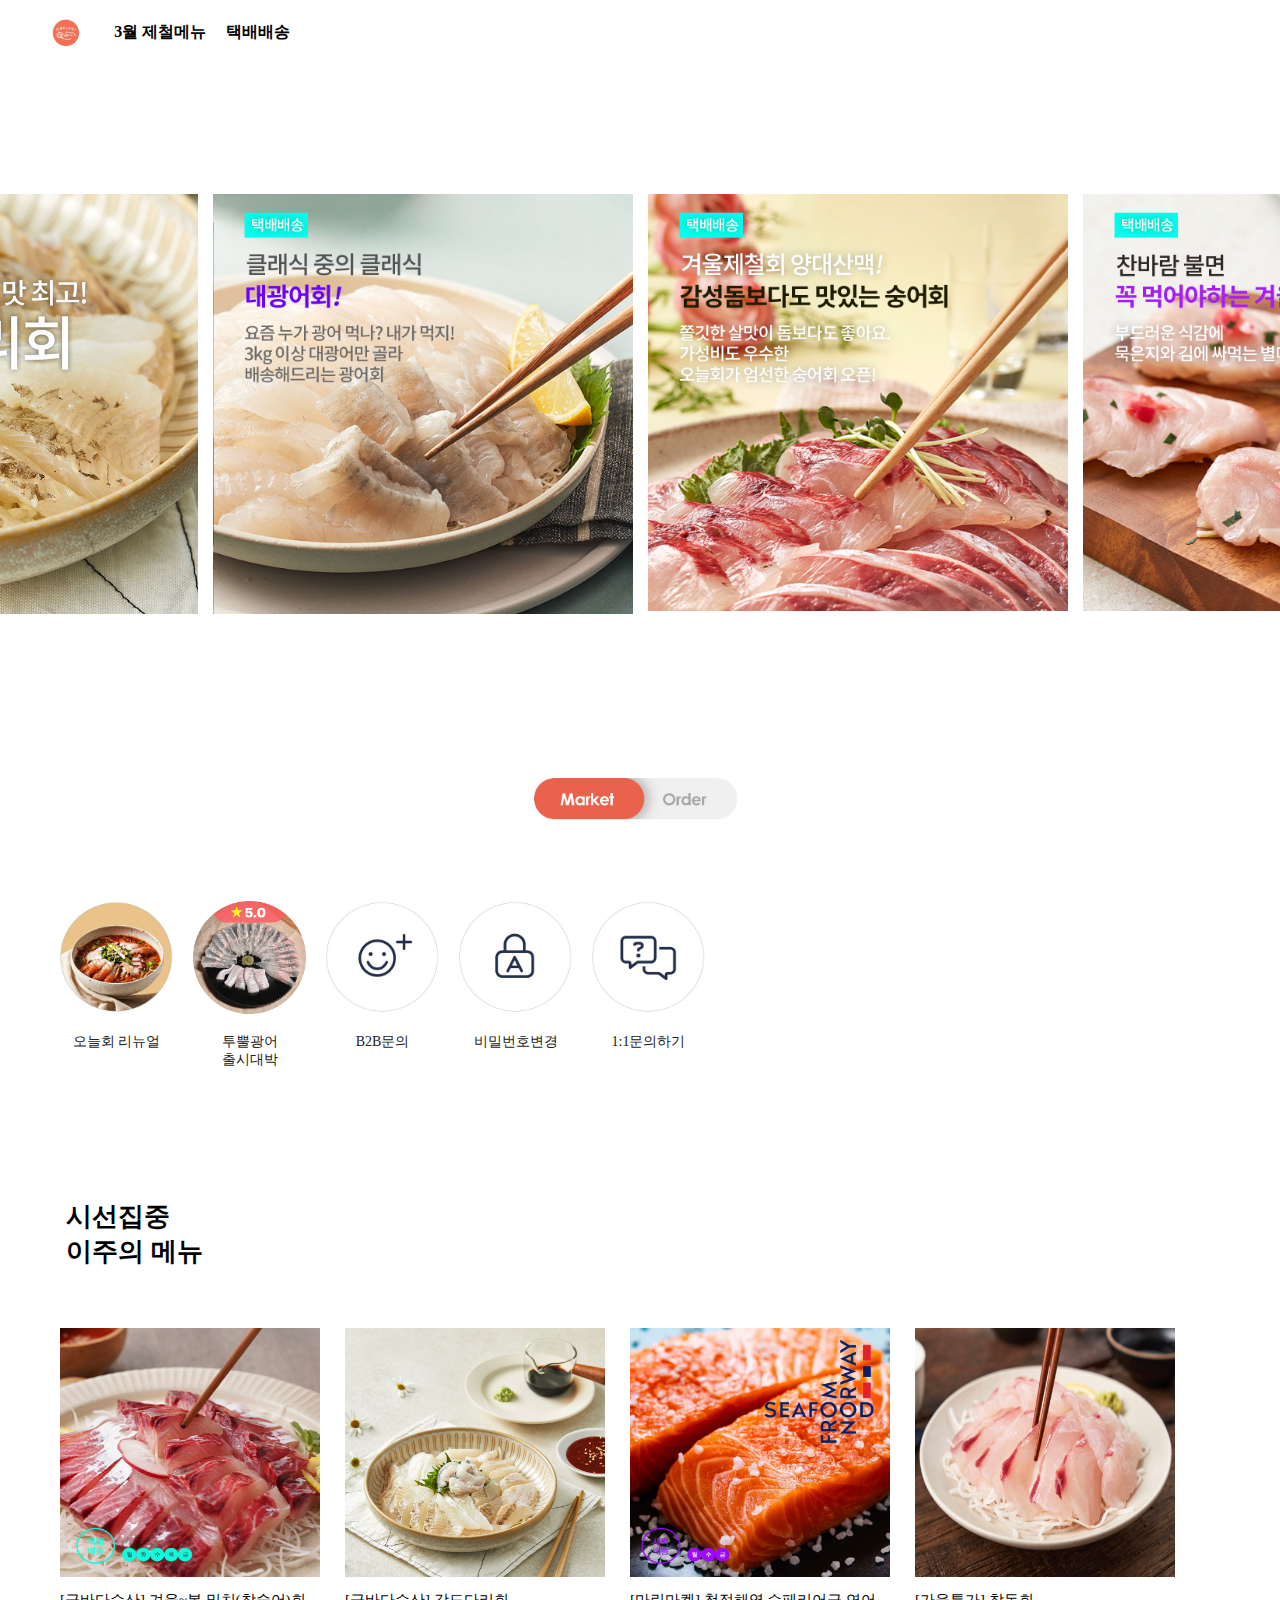
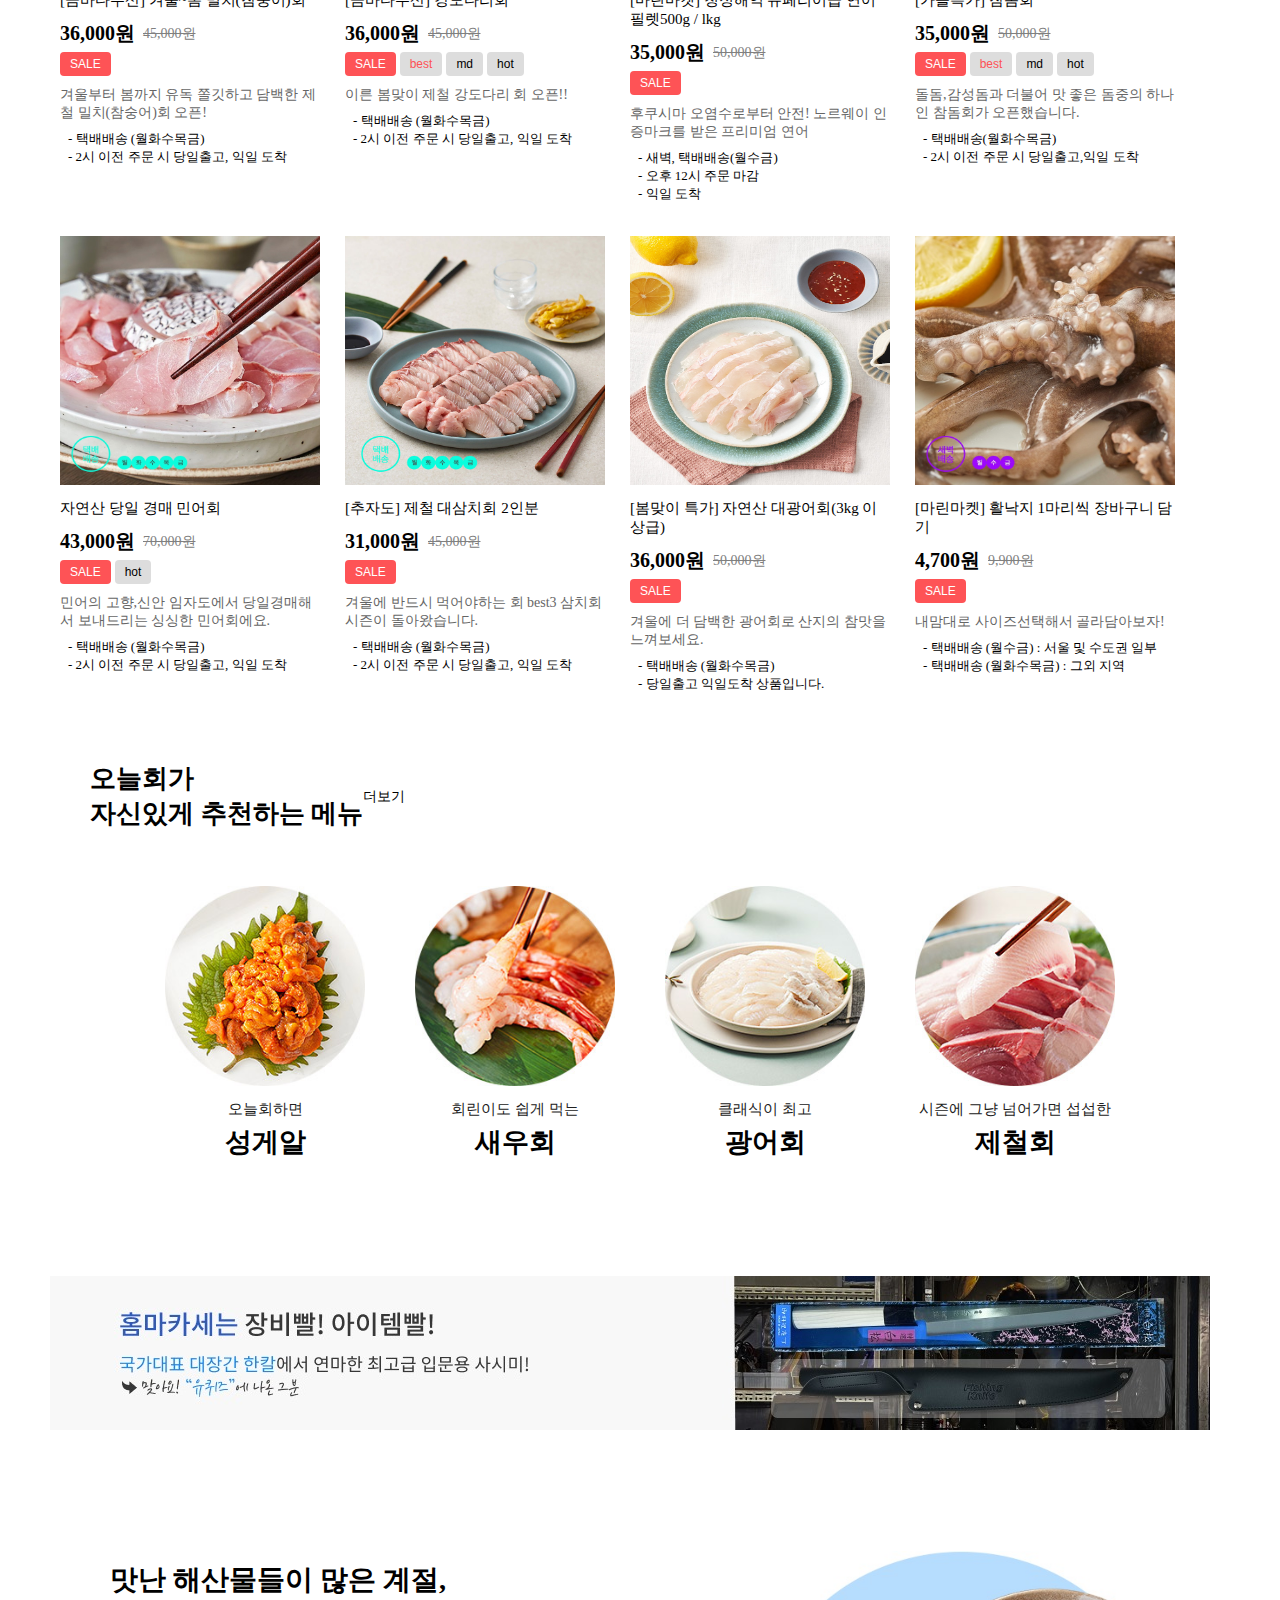
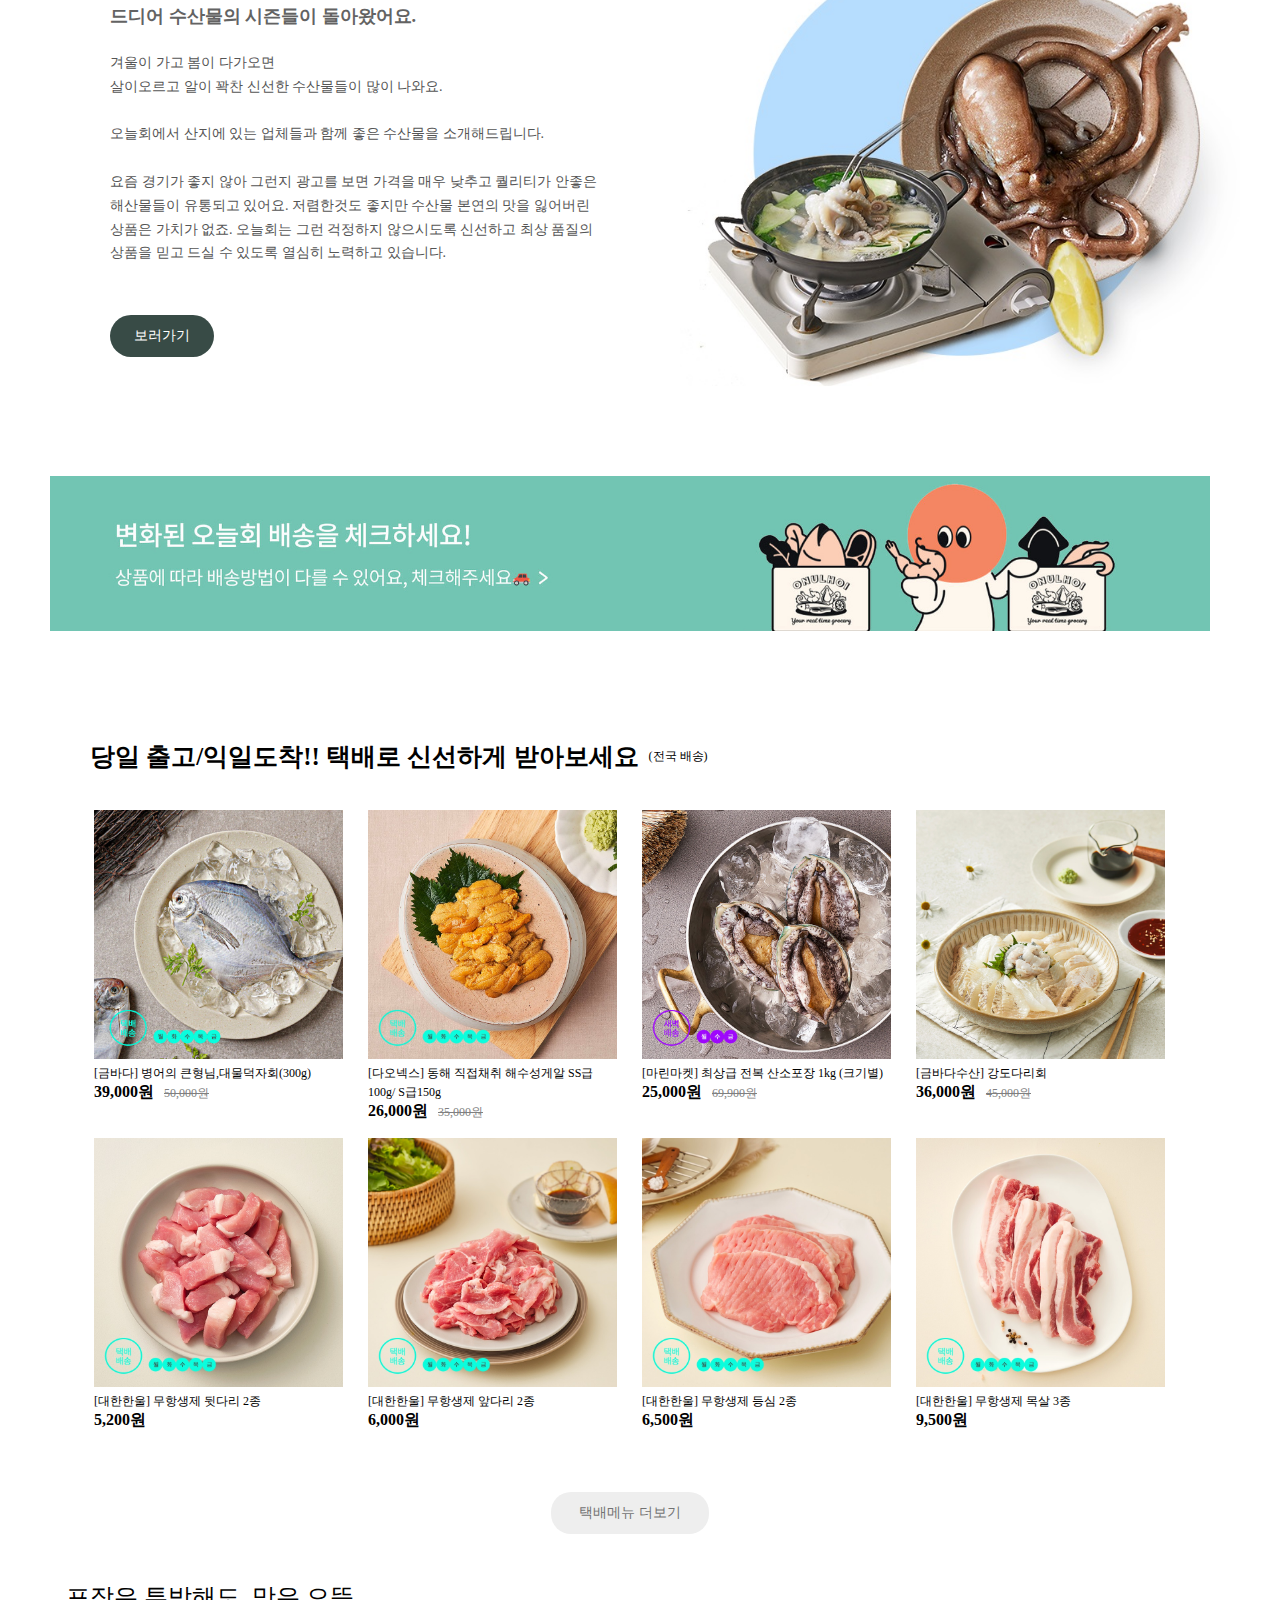
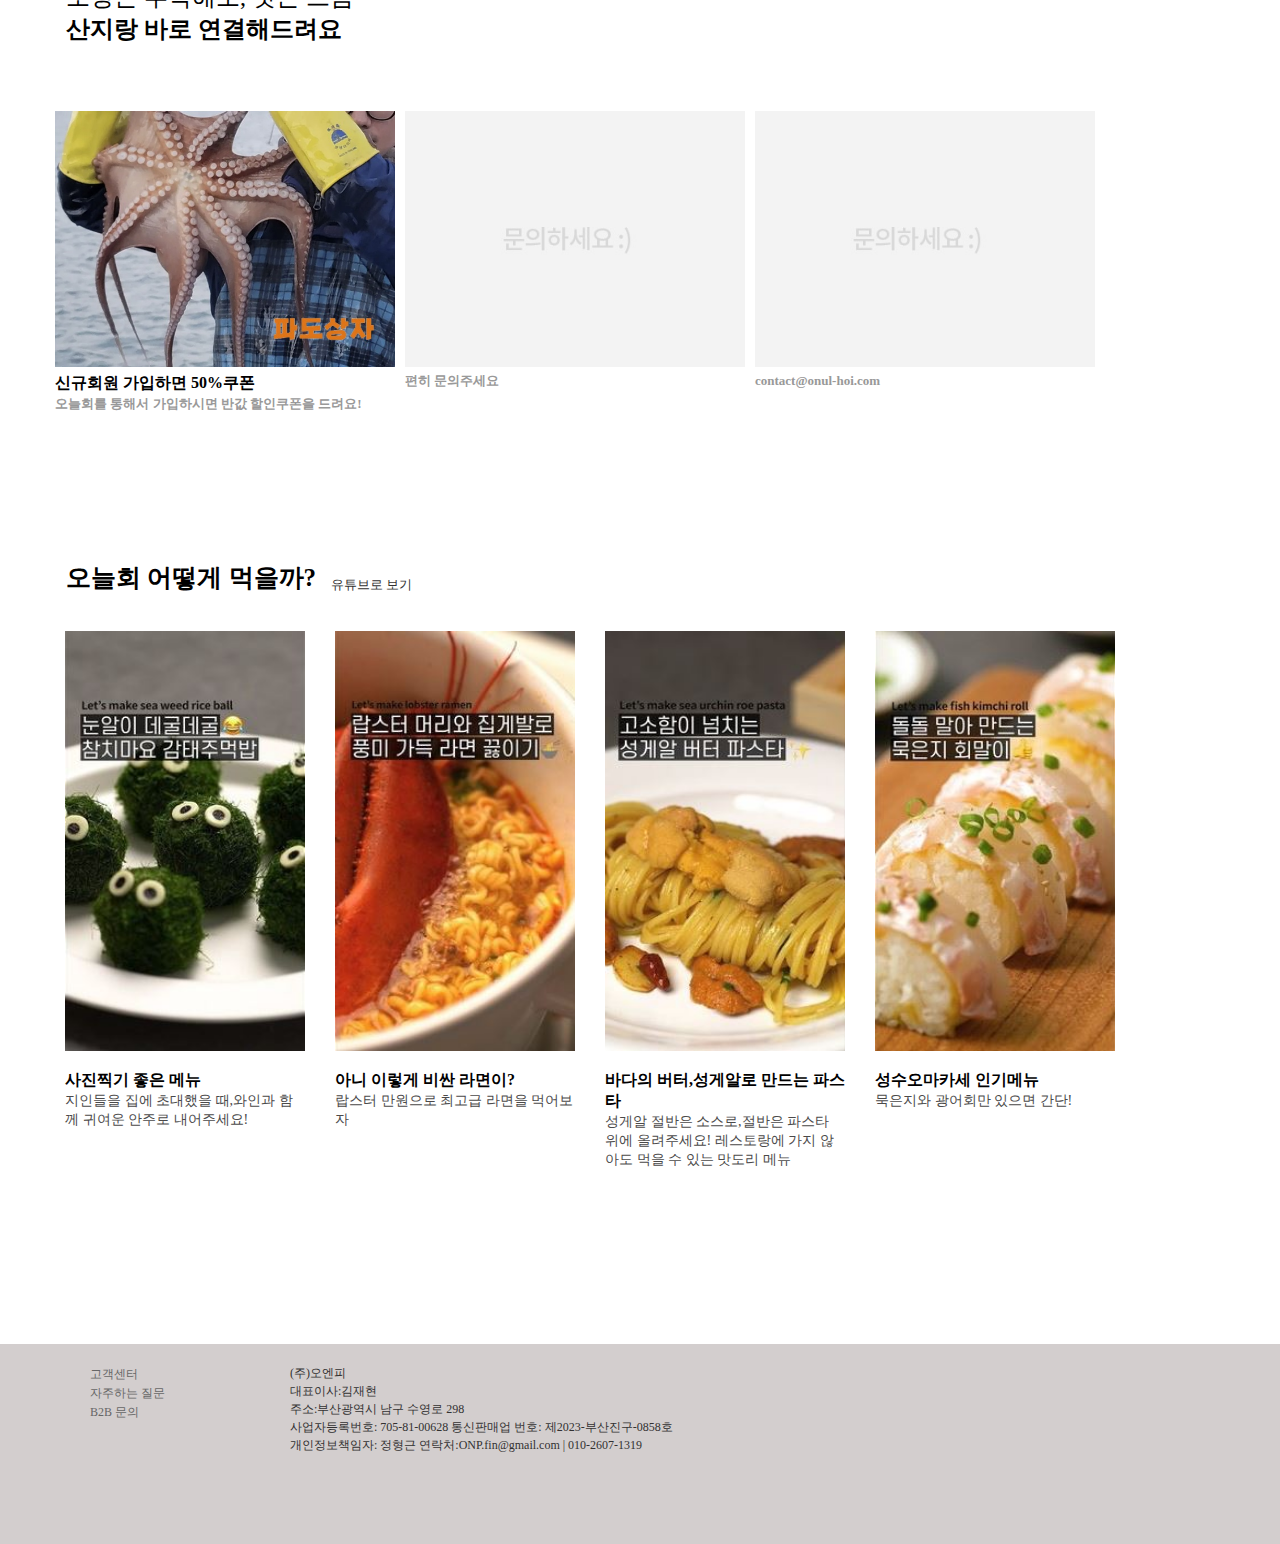
<file: index.html>
<!DOCTYPE html>
<html lang="en">

<head>
    <meta charset="UTF-8">
    <meta name="viewport" content="width=device-width, initial-scale=1.0">
    <title>Document</title>
    <link href="css/reset.css" rel="stylesheet">
    <link href="css/common.css" rel="stylesheet">
    <link href="css/main.css" rel="stylesheet">
</head>

<body>

    <header>
        <div class="ex2">
            <div class="logo">
                <img src="img/logo.jpg" alt="logo">
            </div>

            <nav>
                <ul>
                    <li><a href="#">3월 제철메뉴</a></li>
                    <li><a href="#">택배배송</a></li>
                </ul>
            </nav>
        </div>
    </header>


    <div id="slider">
        <div class="ex">
            <div class="iconbox">
                <a href="sub.html"><img src="img/1.jpg" alt="img1"></a>
            </div>

            <div class="iconbox">
                <a href="sub.html"><img src="img/2.jpg" alt="img2"></a>
            </div>

            <div class="iconbox">
                <a href="sub.html"><img src="img/3.jpg" alt="img3"></a>
            </div>

            <div class="iconbox">
                <a href="sub.html"><img src="img/4.jpg" alt="img4"></a>
            </div>
        </div>
    </div>

    <section>
        <div id="market">
            <img src="img/31.jpg" alt="market">
        </div>

        <div id="menu">
            <div class="menubox">
                <a href="#"><img src="img/5.jpg" alt="img5"></a>
                <span><a herf="#">오늘회 리뉴얼</a></span>
            </div>

            <div class="menubox">
                <a href="#"><img src="img/6.jpg" alt="img6"></a>
                <span><a herf="#">투뿔광어<br> 출시대박</a></span>
            </div>

            <div class="menubox">
                <a href="#"><img src="img/7.jpg" alt="img7"></a>
                <span><a herf="#">B2B문의</a></span>
            </div>

            <div class="menubox">
                <a href="#"><img src="img/8.jpg" alt="img8"></a>
                <span><a herf="#">비밀번호변경</a></span>
            </div>

            <div class="menubox">
                <a href="#"><img src="img/9.jpg" alt="img9"></a>
                <span><a herf="#">1:1문의하기</a></span>
            </div>
        </div>

        <div id="seasontitle">
            <h3>시선집중 <br> 이주의 메뉴</h3>
        </div>

        <div id="season">

            <div class="seasonbox">
                <a href="sub.html"><img src="img/10.jpg" alt="img10"></a>
                <p><a href="#">[금바다수산] 겨울~봄 밀치(참숭어)회</a></p>
                <div class="price-box">
                    <h4><a href="#">36,000원</a></h4>
                    <span><a href="#">45,000원</a></span>
                </div>
                <button class="sale">SALE</button>
                <span><a href="sub.html">겨울부터 봄까지 유독 쫄깃하고 담백한 제철 밀치(참숭어)회 오픈!</a></span>
                <ul>
                    <li>- 택배배송 (월화수목금)</li>
                    <li>- 2시 이전 주문 시 당일출고, 익일 도착</li>
                </ul>
            </div>

            <div class="seasonbox">
                <a href="sub.html"><img src="img/11.jpg" alt="img11"></a>
                <p><a href="#">[금바다수산] 강도다리회</a></p>
                <div class="price-box">
                    <h4><a href="#">36,000원</a></h4>
                    <span><a href="#">45,000원</a></span>
                </div>
                <button class="sale">SALE</button>
                <button class="best">best</button>
                <button class="md">md</button>
                <button class="hot">hot</button>

                <span><a href="sub.html">이른 봄맞이 제철 강도다리 회 오픈!!</a></span>
                <ul>
                    <li>- 택배배송 (월화수목금)</li>
                    <li>- 2시 이전 주문 시 당일출고, 익일 도착</li>
                </ul>
            </div>

            <div class="seasonbox">
                <a href="sub.html"><img src="img/12.jpg" alt="img12"></a>
                <p><a href="#">[마린마켓] 청정해역 슈페리어급 연어필렛500g / lkg</a></p>
                <div class="price-box">
                    <h4><a href="#">35,000원</a></h4>
                    <span><a href="#">50,000원</a></span>
                </div>
                <button class="sale">SALE</button>
                <span><a href="sub.html">후쿠시마 오염수로부터 안전! 노르웨이 인증마크를 받은 프리미엄 연어</a></span>
                <ul>
                    <li>- 새벽, 택배배송(월수금)</li>
                    <li>- 오후 12시 주문 마감</li>
                    <li>- 익일 도착</li>
                </ul>
            </div>

            <div class="seasonbox">
                <a href="sub.html"><img src="img/13.jpg" alt="img13"></a>
                <p><a href="#">[가을특가] 참돔회</a></p>
                <div class="price-box">
                    <h4><a href="#">35,000원</a></h4>
                    <span><a href="#">50,000원</a></span>
                </div>
                <button class="sale">SALE</button>
                <button class="best">best</button>
                <button class="md">md</button>
                <button class="hot">hot</button>
                <span><a href="#">돌돔,감성돔과 더불어 맛 좋은 돔중의 하나인 참돔회가 오픈했습니다.</a></span>
                <ul>
                    <li>- 택배배송(월화수목금)</li>
                    <li>- 2시 이전 주문 시 당일출고,익일 도착</li>
                </ul>
            </div>

            <div class="seasonbox">
                <a href="sub.html"><img src="img/32.jpg" alt="img32"></a>
                <p><a href="#">자연산 당일 경매 민어회</a></p>
                <div class="price-box">
                    <h4><a href="#">43,000원</a></h4>
                    <span><a href="#">70,000원</a></span>
                </div>
                <button class="sale">SALE</a></button>
                <button class="hot">hot</button>
                <span><a href="#">민어의 고향,신안 임자도에서 당일경매해서 보내드리는 싱싱한 민어회에요.</a></span>
                <ul>
                    <li>- 택배배송 (월화수목금)</li>
                    <li>- 2시 이전 주문 시 당일출고, 익일 도착</li>
                </ul>
            </div>

            <div class="seasonbox">
                <a href="sub.html"><img src="img/33.jpg" alt="img33"></a>
                <p><a href="#">[추자도] 제철 대삼치회 2인분</a></p>
                <div class="price-box">
                    <h4><a href="#">31,000원</a></h4>
                    <span><a href="#">45,000원</a></span>
                </div>
                <button class="sale">SALE</button>
                <span><a href="#">겨울에 반드시 먹어야하는 회 best3 삼치회 시즌이 돌아왔습니다.</a></span>
                <ul>
                    <li>- 택배배송 (월화수목금)</li>
                    <li>- 2시 이전 주문 시 당일출고, 익일 도착</li>
                </ul>
            </div>

            <div class="seasonbox">
                <a href="sub.html"><img src="img/34.jpg" alt="img34"></a>
                <p><a href="#">[봄맞이 특가] 자연산 대광어회(3kg 이상급)</a></p>
                <div class="price-box">
                    <h4><a href="#">36,000원</a></h4>
                    <span><a href="#">50,000원</a></span>
                </div>
                <button class="sale">SALE</button>
                <span><a href="#">겨울에 더 담백한 광어회로 산지의 참맛을 느껴보세요.</a></span>
                <ul>
                    <li>- 택배배송 (월화수목금)</li>
                    <li>- 당일출고 익일도착 상품입니다.</li>
                </ul>
            </div>

            <div class="seasonbox">
                <a href="sub.html"><img src="img/35.jpg" alt="img35"></a>
                <p><a href="#">[마린마켓] 활낙지 1마리씩 장바구니 담기</a></p>
                <div class="price-box">
                    <h4><a href="#">4,700원</a></h4>
                    <span><a href="#">9,900원</a></span>
                </div>
                <button class="sale">SALE</button>
                <span><a href="#">내맘대로 사이즈선택해서 골라담아보자!</a></span>
                <ul>
                    <li>- 택배배송 (월수금) : 서울 및 수도권 일부</li>
                    <li>- 택배배송 (월화수목금) : 그외 지역</li>
                </ul>
            </div>

        </div>
        <div id="today-section">
            <div id="todaytitle">
                <h3>오늘회가 <br> 자신있게 추천하는 메뉴</h3>
                <p><a href="#">더보기</a></p>
            </div>

            <div id="today">
                <div class="todaybox">
                    <a href="sub.html"><img src="img/14.jpg" alt="성게알"></a>
                    <span><a href="#">오늘회하면</a></span>
                    <h5><a href="#">성게알</a></h5>
                </div>

                <div class="todaybox">
                    <a href="sub.html"><img src="img/15.jpg" alt="새우회"></a>
                    <span><a href="#">회린이도 쉽게 먹는</a></span>
                    <h5><a href="#">새우회</a></h5>
                </div>

                <div class="todaybox">
                    <a href="sub.html"><img src="img/16.jpg" alt="광어회"></a>
                    <span><a href="#">클래식이 최고</a></span>
                    <h5><a href="#">광어회</a></h5>
                </div>

                <div class="todaybox">
                    <a href="sub.html"><img src="img/17.jpg" alt="제철회"></a>
                    <span><a href="#">시즌에 그냥 넘어가면 섭섭한</a></span>
                    <h5><a href="#">제철회</a></h5>
                </div>
            </div>
        </div>

        <div id="homemakase">
            <a href="#"><img src="img/18.jpg" alt="homemakase"></a>
        </div>

        <div id="news">
            <div class="text-box">
                <h3>맛난 해산물들이 많은 계절,</h3>
                <h4>드디어 수산물의 시즌들이 돌아왔어요.</h4> <br>
                <p>
                    겨울이 가고 봄이 다가오면 <br>
                    살이오르고 알이 꽉찬 신선한 수산물들이 많이 나와요. <br>
                    <br>
                    오늘회에서 산지에 있는 업체들과 함께 좋은 수산물을 소개해드립니다. <br>
                    <br>
                    요즘 경기가 좋지 않아 그런지 광고를 보면 가격을 매우 낮추고 퀄리티가 안좋은 <br> 해산물들이 유통되고 있어요.
                    저렴한것도 좋지만 수산물 본연의 맛을 잃어버린 <br>상품은 가치가 없죠. 오늘회는 그런 걱정하지 않으시도록 신선하고 최상 품질의 <br>상품을 믿고 드실 수 있도록 열심히
                    노력하고 있습니다. <br>
                </p>


                <button>보러가기</button>
            </div>
            <img src="img/19.jpg" alt="img19">
        </div>


        <div id="image">
            <img src="img/20.jpg" alt="img20">
        </div>

        <div id="delivery-section">
            <div id="deliverytitle">
                <h3>당일 출고/익일도착!! 택배로 신선하게 받아보세요</h3>
                <p>(전국 배송)</p>
            </div>
            <div id="delivery">
                <div class="deliverybox">
                    <a href="sub.html"><img src="img/21.jpg" alt="img21"></a>
                    <p><a href="#">[금바다] 병어의 큰형님,대물덕자회(300g)</a></p>
                    <div class="delivery-price">
                        <h4><a href="#">39,000원</a></h4>
                        <span><a href="#">50,000원</a></span>
                    </div>
                </div>
                <div class="deliverybox">
                    <a href="sub.html"><img src="img/22.jpg" alt="img22"></a>
                    <p><a href="#">[다오넥스] 동해 직접채취 해수성게알 SS급 100g/ S급150g</a></p>
                    <div class="delivery-price">
                        <h4><a href="#">26,000원</a></h4>
                        <span><a href="#">35,000원</a></span>
                    </div>
                </div>
                <div class="deliverybox">
                    <a href="sub.html"><img src="img/23.jpg" alt="img23"></a>
                    <p><a href="#">[마린마켓] 최상급 전복 산소포장 1kg (크기별)</a></p>
                    <div class="delivery-price">
                        <h4><a href="#">25,000원</a></h4>
                        <span><a href="#">69,900원</a></span>
                    </div>
                </div>
                <div class="deliverybox">
                    <a href="sub.html"><img src="img/24.jpg" alt="img24"></a>
                    <p><a href="#">[금바다수산] 강도다리회</a></p>
                    <div class="delivery-price">
                        <h4><a href="#">36,000원</a></h4>
                        <span><a href="#">45,000원</a></span>
                    </div>
                </div>
                <div class="deliverybox">
                    <a href="sub.html"><img src="img/36.jpg" alt="img37"></a>
                    <p><a href="#">[대한한울] 무항생제 뒷다리 2종</a></p>
                    <div class="delivery-price">
                        <h4><a href="#">5,200원</a></h4>
                    </div>
                </div>
                <div class="deliverybox">
                    <a href="sub.html"><img src="img/37.jpg" alt="img38"></a>
                    <p><a href="#">[대한한울] 무항생제 앞다리 2종</a></p>
                    <div class="delivery-price">
                        <h4><a href="#">6,000원</a></h4>
                    </div>
                </div>
                <div class="deliverybox">
                    <a href="sub.html"><img src="img/38.jpg" alt="img39"></a>
                    <p><a href="#">[대한한울] 무항생제 등심 2종</a></p>
                    <div class="delivery-price">
                        <h4><a href="#">6,500원</a></h4>
                    </div>
                </div>
                <div class="deliverybox">
                    <a href="sub.html"><img src="img/39.jpg" alt="img"></a>
                    <p><a href="#">[대한한울] 무항생제 목살 3종</a></p>
                    <div class="delivery-price">
                        <h4><a href="#">9,500원</a></h4>
                    </div>
                </div>
                <button>택배메뉴 더보기</button>
            </div>
        </div>


        <div id="padotitle">
            <div class="padolavel">
                <p>포장은 투박해도, 맛은 으뜸</p>
                <span>산지랑 바로 연결해드려요</span>
            </div>
        </div>

        <div id="pado">
            <div class="padoimage">
                <a href="#"><img src="img/25.jpg" alt="img25"></a>
                <h3><a href="#">신규회원 가입하면 50%쿠폰</a></h3>
                <h4><a href="#">오늘회를 통해서 가입하시면 반값 할인쿠폰을 드려요!</a></h4>
            </div>

            <div class="padoimage">
                <a href="#"><img src="img/26.jpg" alt="img26"></a>
                <h4><a href="#">편히 문의주세요</a></h4>
            </div>

            <div class="padoimage">
                <a href="#"><img src="img/26.jpg" alt="img26"></a>
                <h4><a href="#">contact@onul-hoi.com</a></h4>
            </div>
        </div>


        <div id="todayfoodtitle">
            <h3>오늘회 어떻게 먹을까?</h3>
            <p><a href="#">유튜브로 보기</a></p>
        </div>

        <div id="todayfood">
            <div class="todayfood-box">
                <a href="#"><img src="img/27.jpg" alt="img27"></a>
                <h4><a href="#">사진찍기 좋은 메뉴</a></h4>
                <span><a href="#">지인들을 집에 초대했을 때,와인과 함께 귀여운 안주로 내어주세요!</a></span>
            </div>

            <div class="todayfood-box">
                <a href="#"><img src="img/28.jpg" alt="img28"></a>
                <h4><a href="#">아니 이렇게 비싼 라면이?</a></h4>
                <span><a href="#">랍스터 만원으로 최고급 라면을 먹어보자</a></span>
            </div>

            <div class="todayfood-box">
                <a href="#"><img src="img/29.jpg" alt="img29"></a>
                <h4><a href="#">바다의 버터,성게알로 만드는 파스타</a></h4>
                <span><a href="#">성게알 절반은 소스로,절반은 파스타 위에 올려주세요! 레스토랑에 가지 않아도 먹을 수 있는 맛도리 메뉴</a></span>
            </div>

            <div class="todayfood-box">
                <a href="#"><img src="img/30.jpg" alt="img30"></a>
                <h4><a href="#">성수오마카세 인기메뉴</a></h4>
                <span><a href="#">묵은지와 광어회만 있으면 간단!</a></span>
            </div>
        </div>
    </section>

    <footer>
        <div class="notice">
                <ul>
                    <li><a href="#">고객센터</a></li>
                    <li><a href="#">자주하는 질문</a></li>
                    <li><a href="#">B2B 문의</a></li>
                </ul>

                <p>(주)오엔피<br>
                대표이사:김재현<br>
                주소:부산광역시 남구 수영로 298<br>
                사업자등록번호: 705-81-00628 통신판매업 번호: 제2023-부산진구-0858호<br>
                개인정보책임자: 정형근 연락처:ONP.fin@gmail.com | 010-2607-1319</p>
            </div>

        </div>

    </footer>


</body>

</html>
</file>
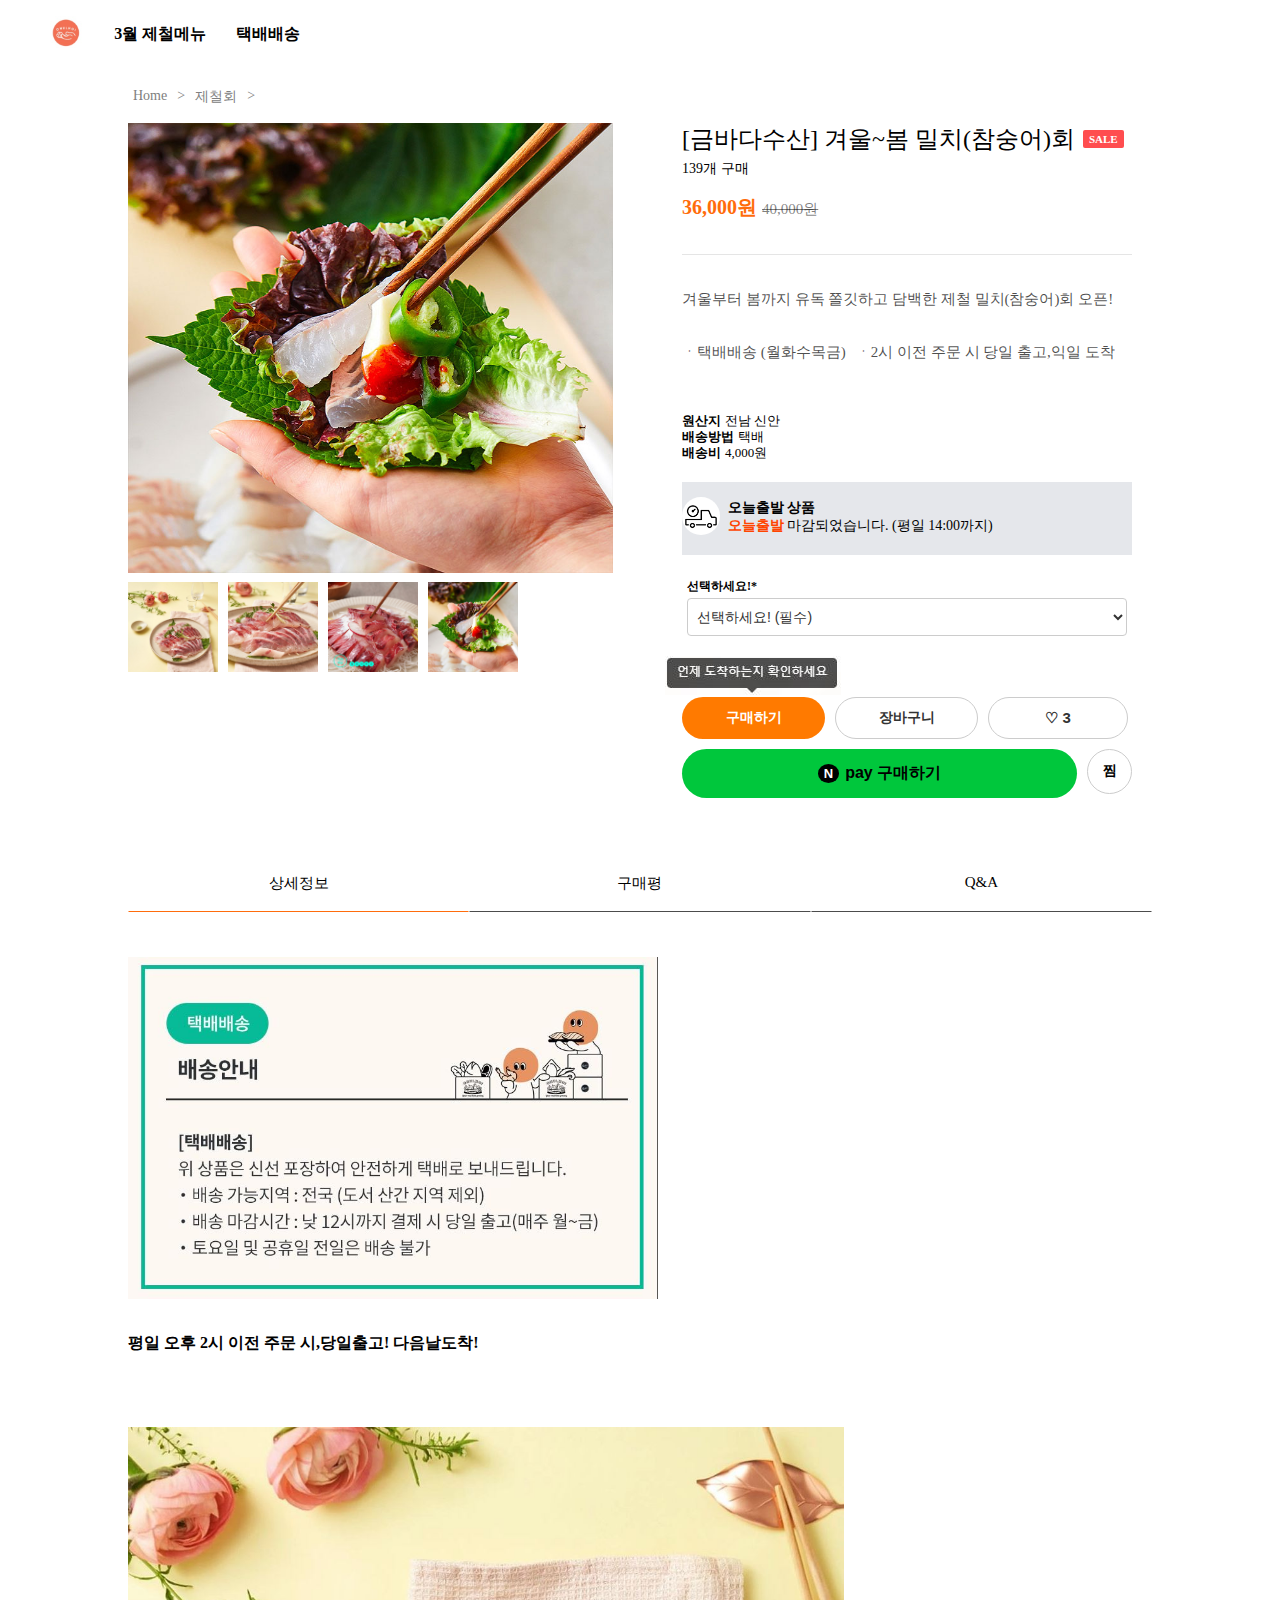
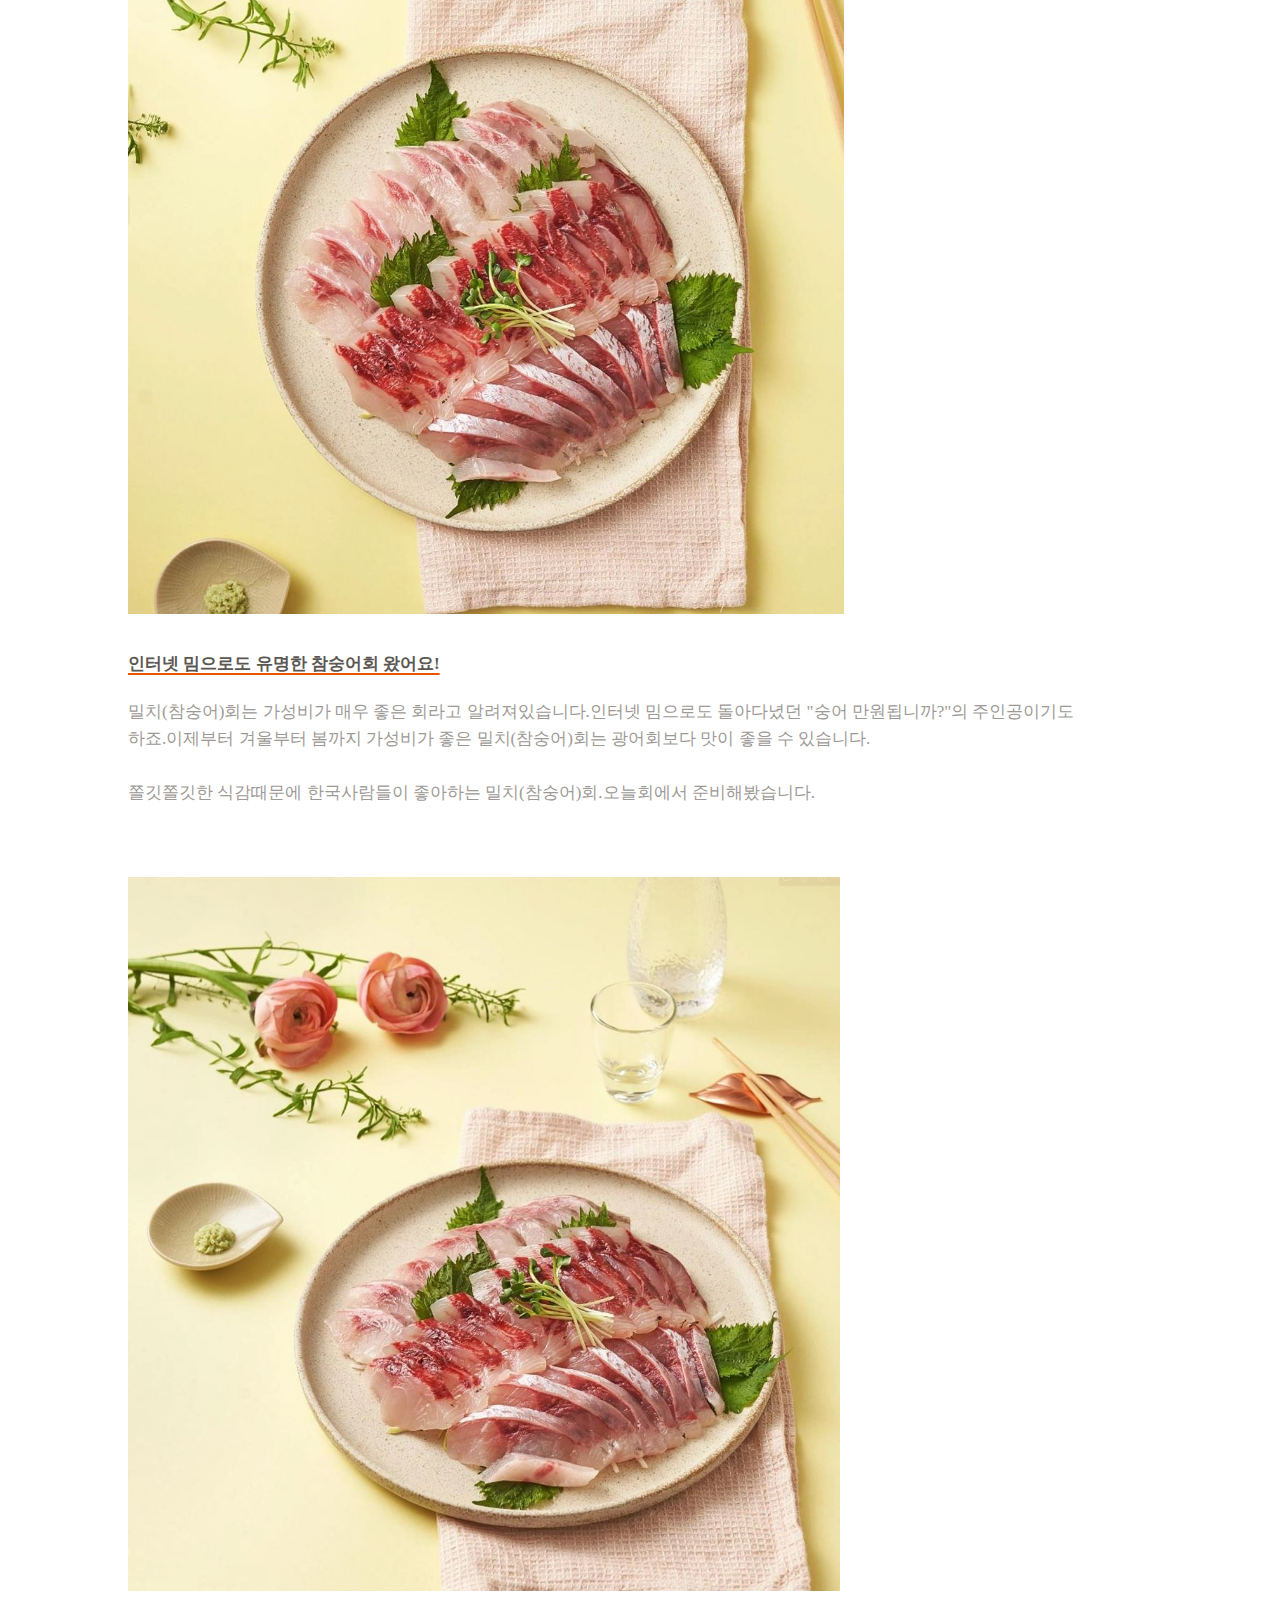
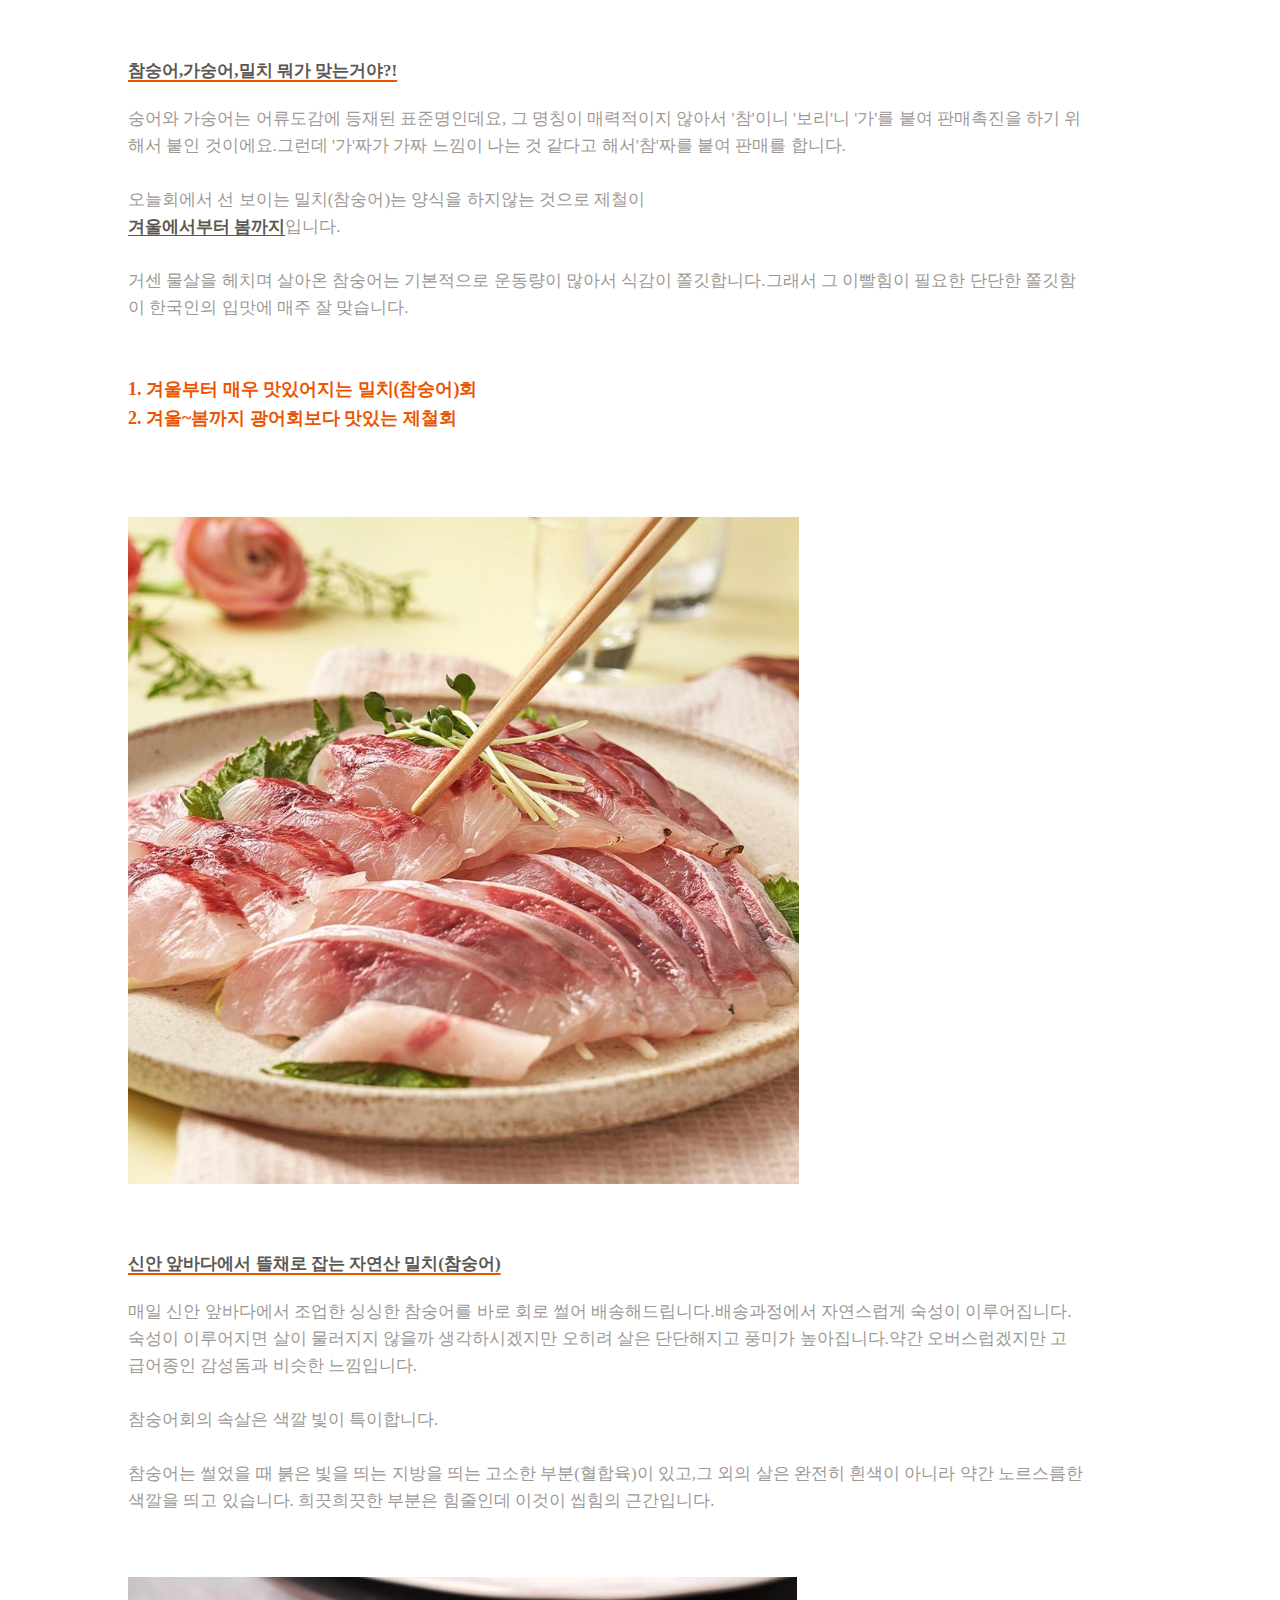
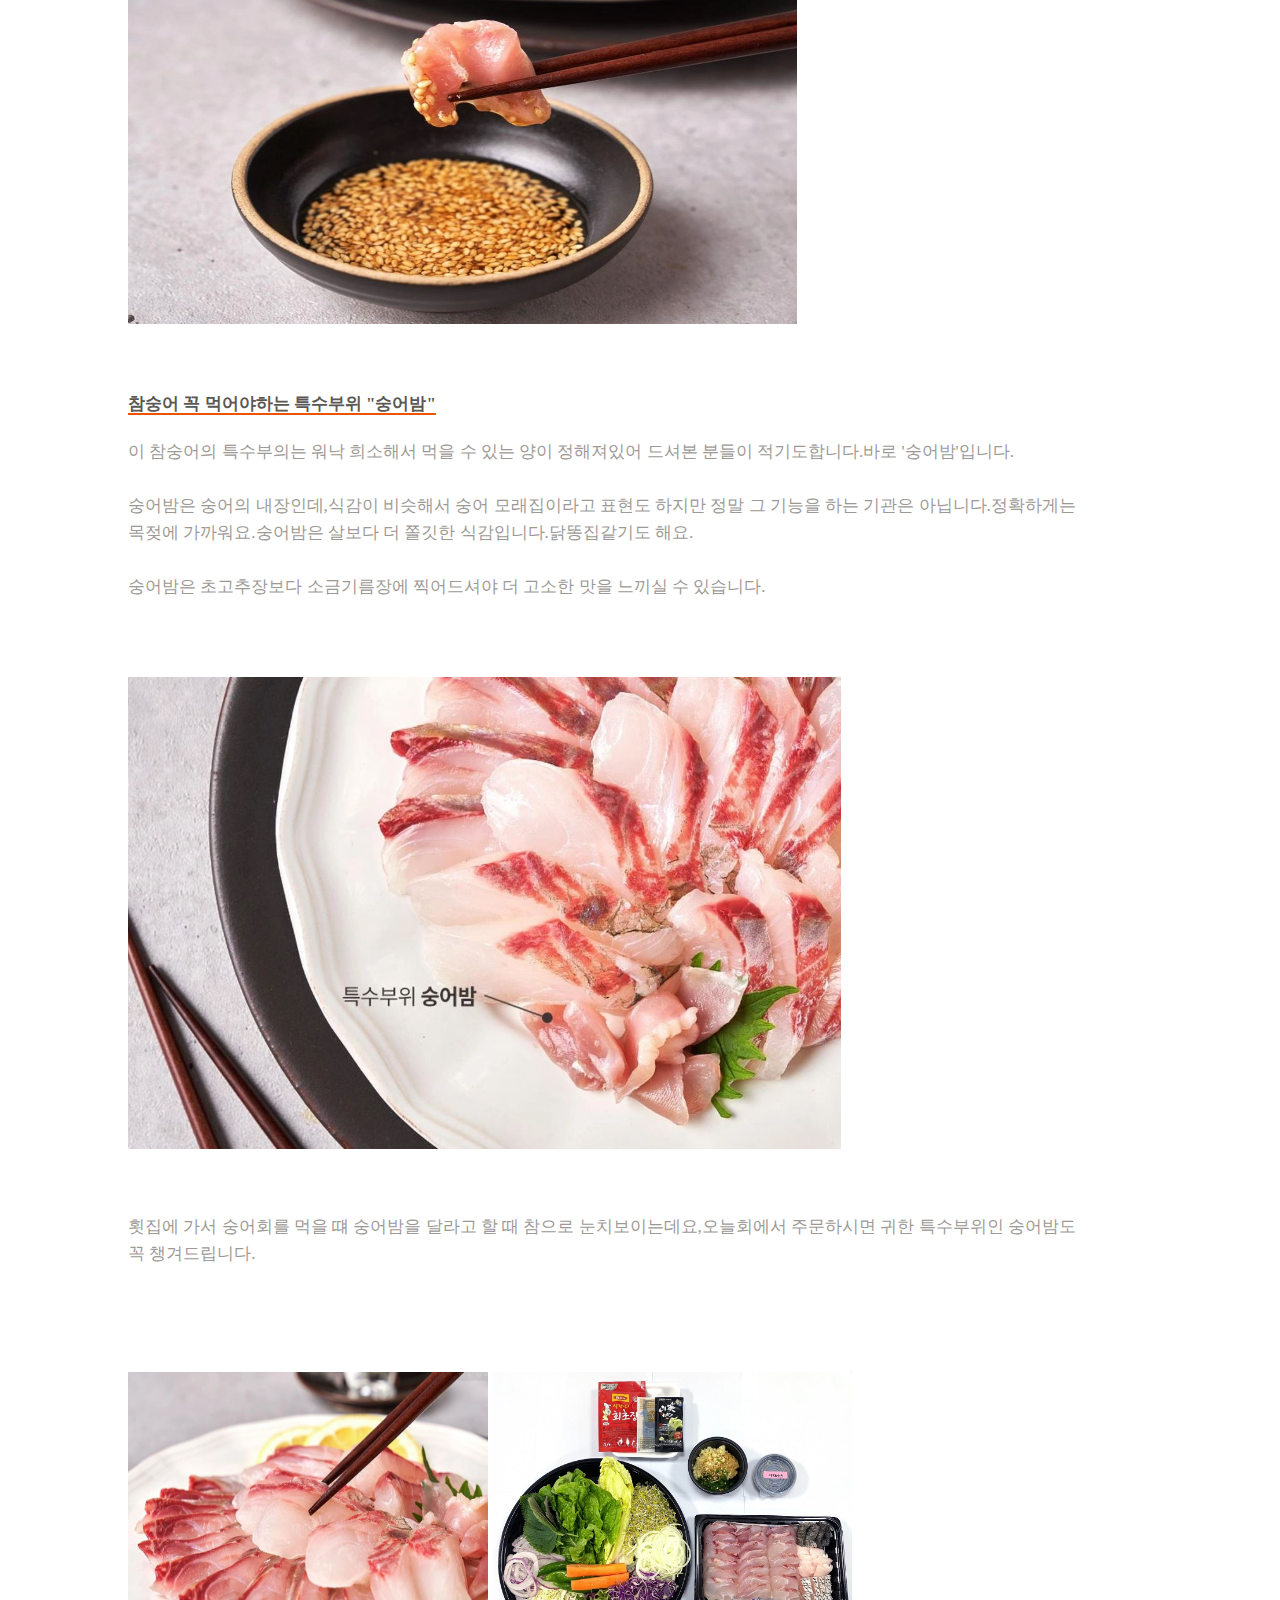
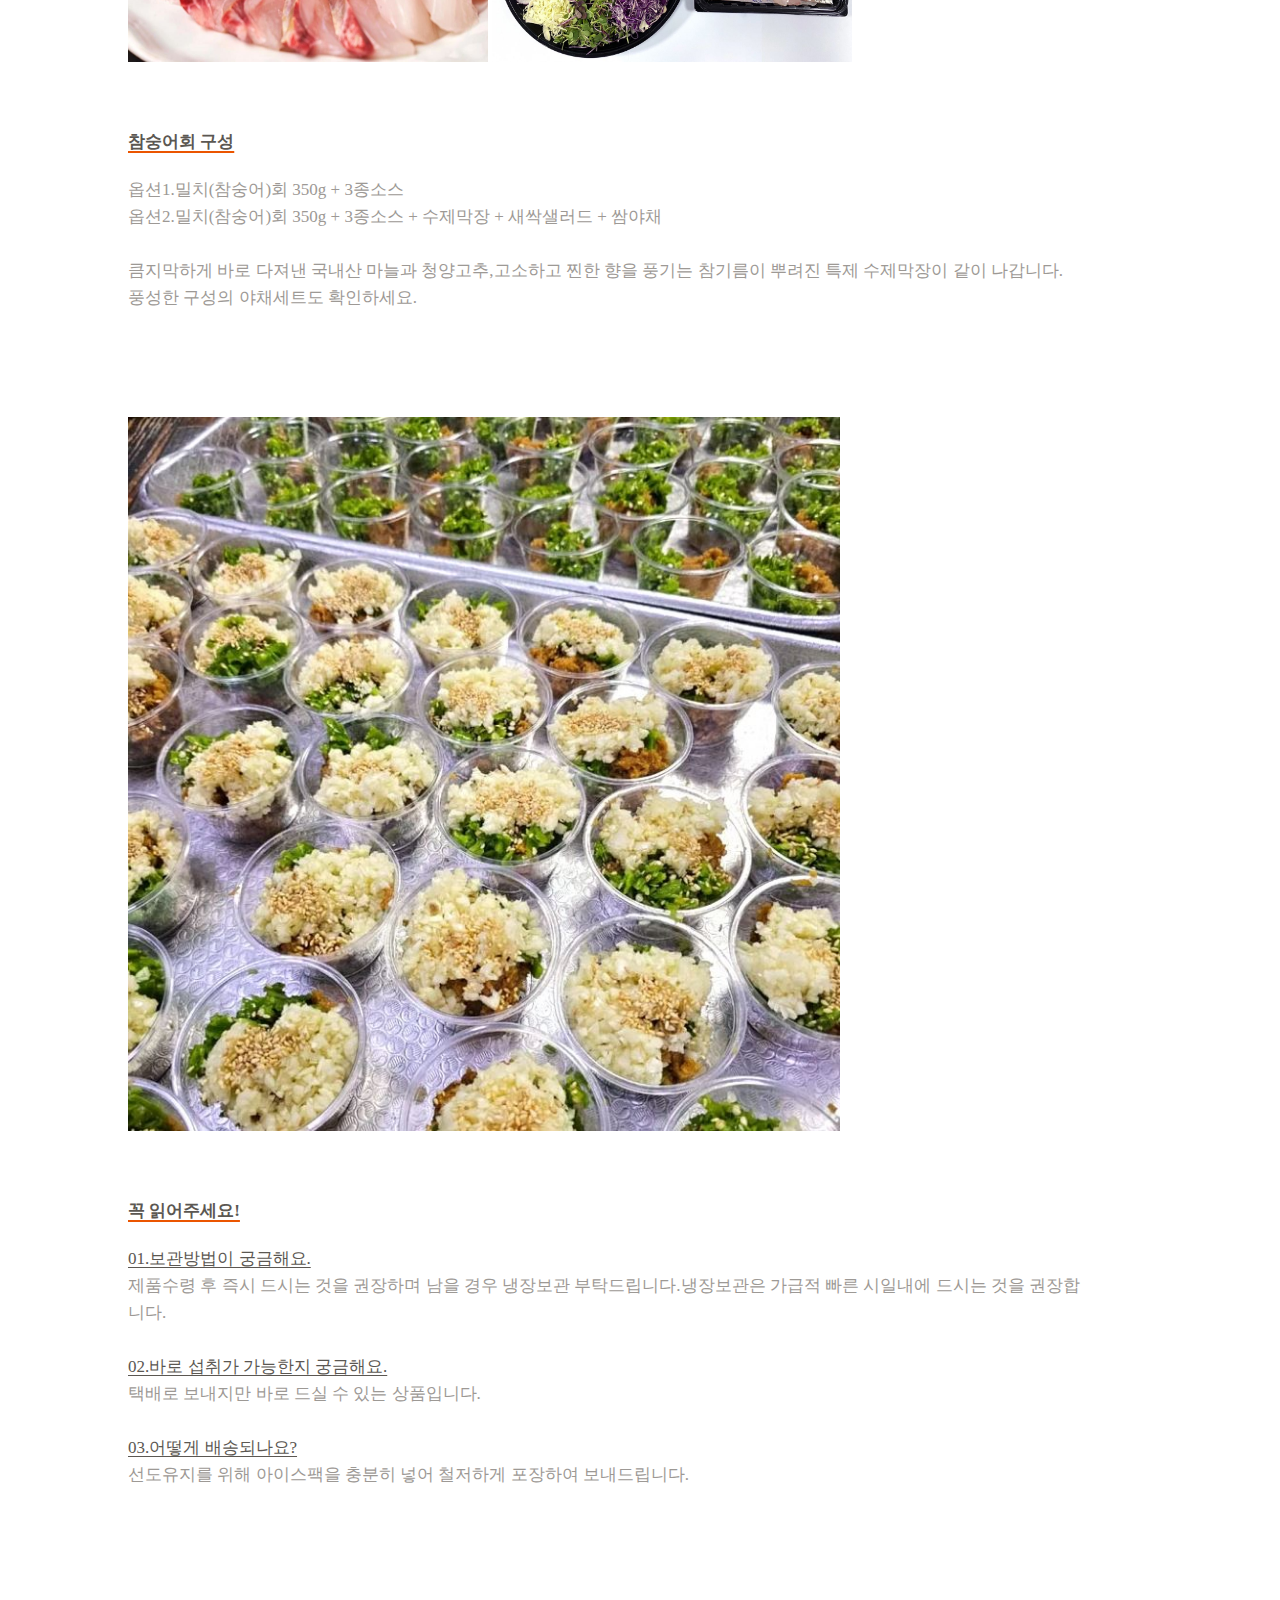
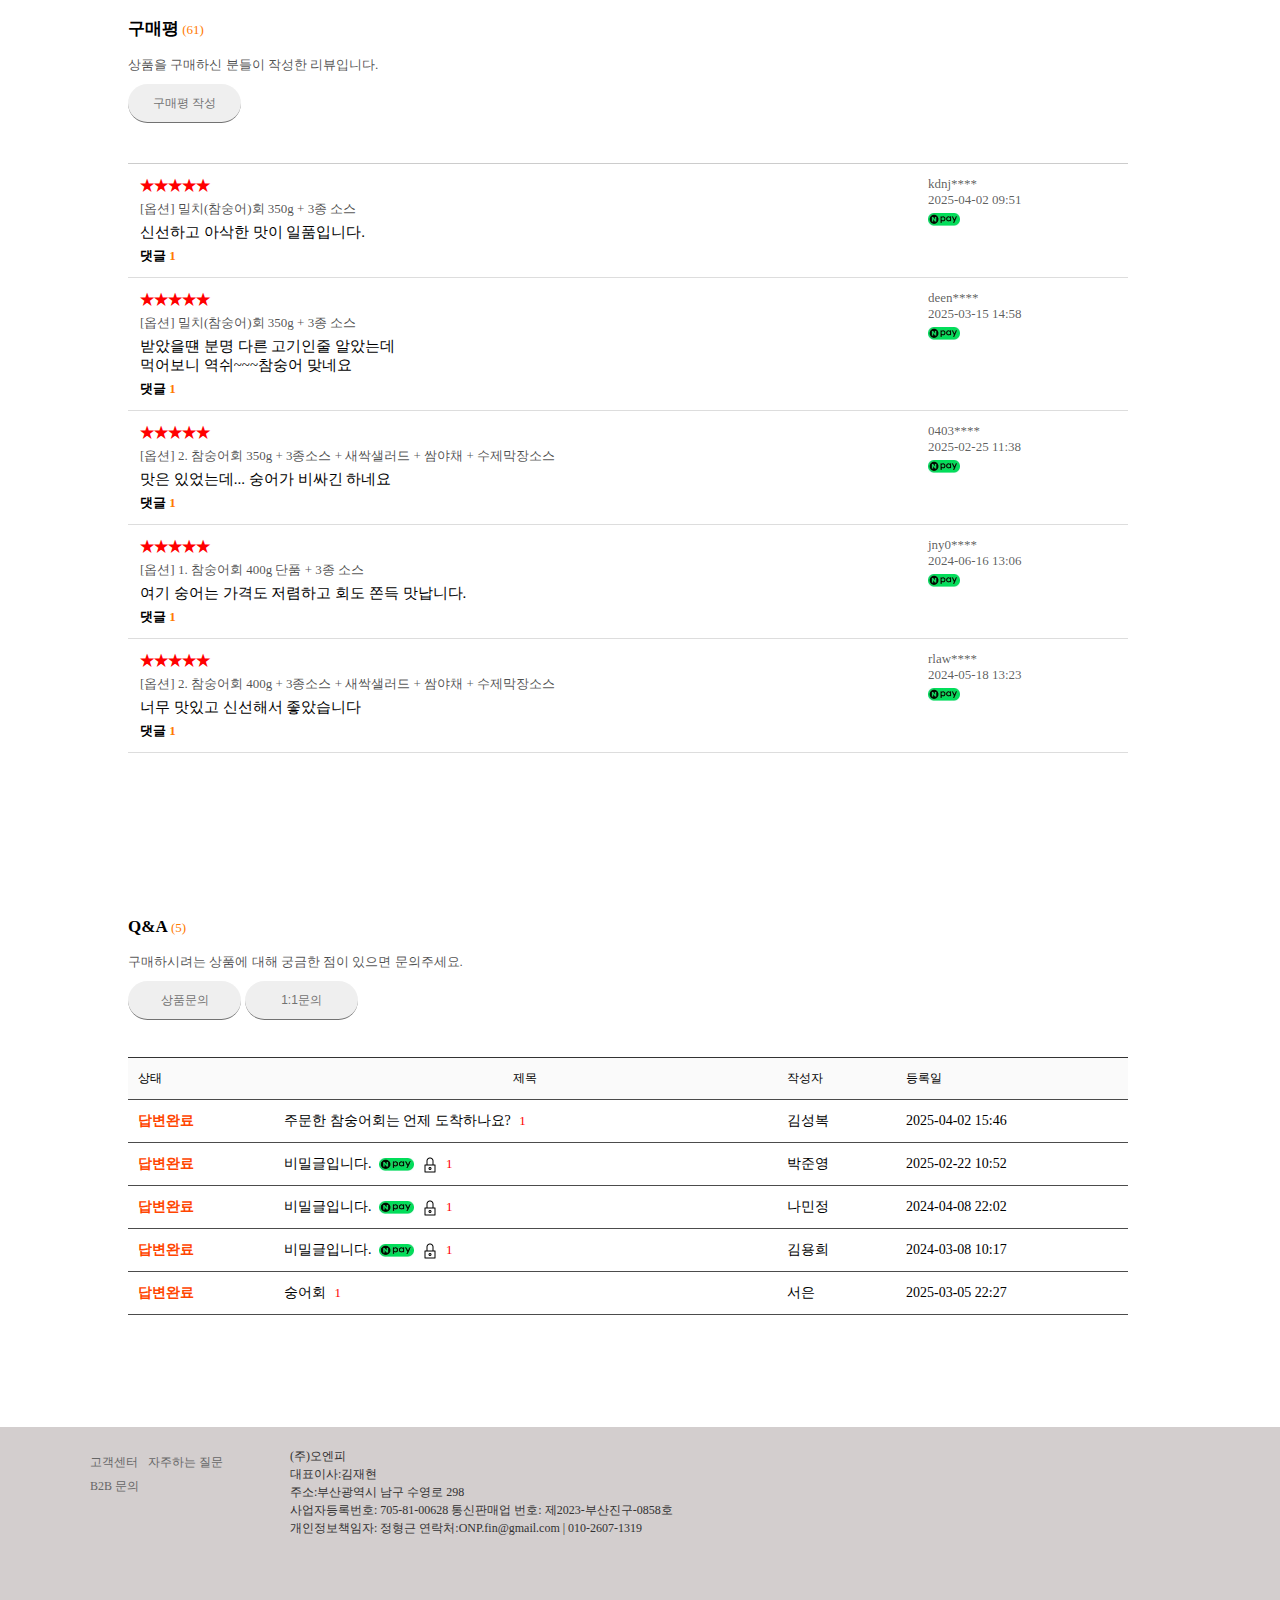
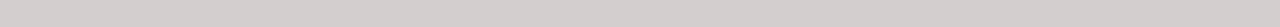
<file: sub.html>
<!DOCTYPE html>
<html lang="en">

<head>
    <meta charset="UTF-8">
    <meta name="viewport" content="width=device-width, initial-scale=1.0">
    <title>Document</title>
    <link href="css/reset.css" rel="stylesheet">
    <link href="css/common.css" rel="stylesheet">
    <link href="css/sub.css" rel="stylesheet">
</head>

<body>

    <header>
        <div class="ex2">
            <div class="logo">
                <img src="img/logo.jpg" alt="logo">
            </div>

            <nav>
                <ul>
                    <li><a href="index.html">3월 제철메뉴</a></li>
                    <li><a href="index.html">택배배송</a></li>
                </ul>
            </nav>
        </div>
    </header>

<div id="sub">
        <div id="submenu">
            <ul>
                <li> <a href="index.html">Home</a></li>
                <li> <a href="#">></a></li>
                <li> <a href="#">제철회</a></li>
                <li> <a href="#">></a></li>
            </ul>
        </div>


    <div id="contents">

        <div  iv id="box">

            <img src="img/40.jpg" alt="img40" id="cimg" class="w1"> 

            <div id="product">
                <ul>
                    <li>
                        <img src="img/43.jpg" alt="img43" id="btn1">
                    </li>
                    <li>
                        <img src="img/44.jpg" alt="img44" id="btn2">
                    </li>
                    <li>
                        <img src="img/45.jpg" alt="img45" id="btn3">
                    </li>
                    <li>
                        <img src="img/40.jpg" alt="img45" id="btn4">
                    </li>
                </ul>
            </div>
        </div>

        <div id="context">
            
            <h5>[금바다수산] 겨울~봄 밀치(참숭어)회
                <span class="sale">SALE</span>
            </h5>
            <h2>139개 구매</h2>
            <h4>36,000원
                <span><del>40,000원</del></span>
            </h4>

            <P>
                겨울부터 봄까지 유독 쫄깃하고 담백한 제철 밀치(참숭어)회 오픈!
            </P>

            <ul>
                <li>ㆍ택배배송 (월화수목금)</li>
                <li>ㆍ2시 이전 주문 시 당일 출고,익일 도착</li>
            </ul>
            
            <div class="notice-text">
                <p>
                    <span>원산지</span> <span>전남 신안</span><br>
                    <span>배송방법</span> <span>택배</span><br>
                    <span>배송비</span> <span>4,000원</span>
                </p>
            </div>
            
            <div class="same-day">
                <div class="same-img">
                    <img src="img/41.jpg" alt="img41">
                    <div class="same-text">
                        <strong>오늘출발 상품</strong><br>
                        <span>오늘출발 </span><span>마감되었습니다. (평일 14:00까지) </span>
                    </div>
                </div>
            </div>

            <table class="option-table">
                <tr>
                    <td class="label-cell">선택하세요!*<br>
                        <select>
                            <option selected disabled>선택하세요! (필수)</option>
                            <option>1.밀치(참숭어)회 350g 단품 + 3종소스 33,000원</option>
                            <option>2. 밀치(참숭어)회 350g + 3종소스 + 새싹샐러드 + 쌈야채 + 수제막장소스 38,000원</option>
                        </select>
                    </td>
                </tr>
            </table>

            <div class="masage-box">
                <img src="img/42.JPG" alt="#">
            </div>

            <div class="btn-wrap">
                <div class="top-buttons">
                    <button class="buy-btn">구매하기</button>
                    <button class="cart-btn">장바구니</button>
                    <button class="like-btn">♡ 3</button>
                </div>
            
                <div class="bottom-buttons">
                    <button class="npay-btn"><strong>N</strong> pay 구매하기</button>
                    <button class="wish-btn">찜</button>
                </div>
            </div>
        </div>
    </div>

    <div class="main">

        <div class="tab">
            <ul>
                <li><a href="#detail">상세정보</a></li>
                <li><a href="#review">구매평</a></li>
                <li><a href="#inquiry">Q&A</a></li>                       
            </ul>      
        </div>

        <div id="detail">
            
            <div class="detail_textbox">
                
                <div class="detail_img1">
                    <img src="img/46.JPG" alt="img46"><br>
                    <span>평일 오후 2시 이전 주문 시,당일출고! 다음날도착!</span>
                </div>

                <div class="detail_img2">
                    <img src="img/47.JPG" alt="img47"><br>
                    <span>인터넷 밈으로도 유명한 참숭어회 왔어요!</span><br><br>
                    <p>밀치(참숭어)회는 가성비가 매우 좋은 회라고 알려져있습니다.인터넷 밈으로도 돌아다녔던 "숭어 만원됩니까?"의 주인공이기도 하죠.이제부터 겨울부터 봄까지 가성비가 좋은 밀치(참숭어)회는 광어회보다 맛이 좋을 수 있습니다.<br><br>
                    쫄깃쫄깃한 식감때문에 한국사람들이 좋아하는 밀치(참숭어)회.오늘회에서 준비해봤습니다.</p>
                </div>

                <div class="detail_img3">
                    <img src="img/48.JPG" alt="img48"><br>
                    <span>참숭어,가숭어,밀치 뭐가 맞는거야?!</span><br><br>
                    <p>
                    숭어와 가숭어는 어류도감에 등재된 표준명인데요, 그 명칭이 매력적이지 않아서 '참'이니 '보리'니 '가'를 붙여 판매촉진을 하기 위해서 붙인 것이에요.그런데 '가'짜가 가짜 느낌이 나는 것 같다고 해서'참'짜를 붙여 판매를 합니다.<br><br>
                    오늘회에서 선 보이는 밀치(참숭어)는 양식을 하지않는 것으로 제철이<br>
                    <span class="text_deco1">겨울에서부터 봄까지</span>입니다.<br><br>
                    거센 물살을 헤치며 살아온 참숭어는 기본적으로 운동량이 많아서 식감이 쫄깃합니다.그래서 그 이빨힘이 필요한 단단한 쫄깃함이 한국인의 입맛에 매주 잘 맞습니다.<br><br><br>
                        <span class="text_deco2">
                        1. 겨울부터 매우 맛있어지는 밀치(참숭어)회<br>
                        2. 겨울~봄까지 광어회보다 맛있는 제철회
                        </span>
                    </p>
                </div>

                <div class="detail_img4">
                    <img src="img/49.JPG" alt="img49"><br>
                    <span>신안 앞바다에서 뜰채로 잡는 자연산 밀치(참숭어)</span><br><br>
                    <p>
                    매일 신안 앞바다에서 조업한 싱싱한 참숭어를 바로 회로 썰어 배송해드립니다.배송과정에서 자연스럽게 숙성이 이루어집니다.
                    숙성이 이루어지면 살이 물러지지 않을까 생각하시겠지만 오히려 살은 단단해지고 풍미가 높아집니다.약간 오버스럽겠지만 고급어종인 감성돔과 비슷한 느낌입니다.<br><br>
                    참숭어회의 속살은 색깔 빛이 특이합니다.<br><br>
                    참숭어는 썰었을 때 붉은 빛을 띄는 지방을 띄는 고소한 부분(혈합육)이 있고,그 외의 살은 완전히 흰색이 아니라 약간 노르스름한 색깔을 띄고 있습니다.
                    희끗희끗한 부분은 힘줄인데 이것이 씹힘의 근간입니다.
                    </p>
                </div>

                <div class="detail_img5">
                    <img src="img/50.JPG" alt="img50"><br>
                    <span>참숭어 꼭 먹어야하는 특수부위 "숭어밤"</span><br><br>
                    <p>
                    이 참숭어의 특수부의는 워낙 희소해서 먹을 수 있는 양이 정해져있어 드셔본 분들이 적기도합니다.바로 '숭어밤'입니다.<br><br>
                    숭어밤은 숭어의 내장인데,식감이 비슷해서 숭어 모래집이라고 표현도 하지만 정말 그 기능을 하는 기관은 아닙니다.정확하게는 목젖에 가까워요.숭어밤은 살보다 더 쫄깃한 식감입니다.닭똥집같기도 해요.<br><br>
                    숭어밤은 초고추장보다 소금기름장에 찍어드셔야 더 고소한 맛을 느끼실 수 있습니다.
                    </p>
                </div>

                <div class="detail_img6">
                    <img src="img/51.JPG" alt="img51"><br>
                    <p>
                    횟집에 가서 숭어회를 먹을 떄 숭어밤을 달라고 할 때 참으로 눈치보이는데요,오늘회에서 주문하시면 귀한 특수부위인 숭어밤도 꼭 챙겨드립니다.
                    </p>
                </div>

                <div class="detail_img7">
                    <img src="img/52.JPG" alt="img51">
                    <img src="img/53.JPG" alt="img52"><br>
                    <span>참숭어회 구성</span><br><br>
                    <p>
                    옵션1.밀치(참숭어)회 350g + 3종소스<br>
                    옵션2.밀치(참숭어)회 350g + 3종소스 + 수제막장 + 새싹샐러드 + 쌈야채<br><br>
                    큼지막하게 바로 다져낸 국내산 마늘과 청양고추,고소하고 찐한 향을 풍기는 참기름이 뿌려진 특제 수제막장이 같이 나갑니다.
                    풍성한 구성의 야채세트도 확인하세요.
                    </p>
                </div>

                <div class="detail_img8">
                    <img src="img/54.JPG" alt="img54"><br>
                    <span>꼭 읽어주세요!</span><br><br>
                    <p>
                        <span class="text_deco3">01.보관방법이 궁금해요.</span><br>
                        제품수령 후 즉시 드시는 것을 권장하며 남을 경우 냉장보관 부탁드립니다.냉장보관은 가급적 빠른 시일내에 드시는 것을 권장합니다.<br><br>
                        <span class="text_deco3">02.바로 섭취가 가능한지 궁금해요.</span><br>
                        택배로 보내지만 바로 드실 수 있는 상품입니다.<br><br>
                        <span class="text_deco3">03.어떻게 배송되나요?</span><br>
                        선도유지를 위해 아이스팩을 충분히 넣어 철저하게 포장하여 보내드립니다.
                    </p>
                </div>
            </div>
        </div>

        <div id="review">

            <div id="review_tablebox">

                <div class="review_text">
                    <p>
                    <span class="text_deco4">구매평</span>
                    <span class="text_deco5">(61)</span><br><br>
                    상품을 구매하신 분들이 작성한 리뷰입니다.
                    </p>
                </div>

                <button>구매평 작성</button>
                
                <table class="review-table">
                    <tr>
                        <td class="content">
                            <p class="star">★★★★★</p>
                            <p class="option">[옵션] 밀치(참숭어)회 350g + 3종 소스</p>
                            <p class="review">신선하고 아삭한 맛이 일품입니다.</p>
                            <p class="comment">댓글 <strong>1</strong></p>
                        </td>
                        <td class="meta">
                            <p class="user">kdnj****</p>
                            <p class="date">2025-04-02 09:51</p>
                            <img src="img/55.jpg" alt="img55" class="npay-icon">
                        </td>
                    </tr>

                    <tr>
                        <td class="content">
                            <p class="star">★★★★★</p>
                            <p class="option">[옵션] 밀치(참숭어)회 350g + 3종 소스</p>
                            <p class="review">받았을떈 분명 다른 고기인줄 알았는데<br>먹어보니 역쉬~~~참숭어 맞네요</p>
                            <p class="comment">댓글 <strong>1</strong></p>
                        </td>
                        <td class="meta">
                            <p class="user">deen****</p>
                            <p class="date">2025-03-15 14:58</p>
                            <img src="img/55.jpg" alt="img55" class="npay-icon">
                        </td>
                    </tr>

                    <tr>
                        <td class="content">
                            <p class="star">★★★★★</p>
                            <p class="option">[옵션] 2. 참숭어회 350g + 3종소스 + 새싹샐러드 + 쌈야채 + 수제막장소스</p>
                            <p class="review">맛은 있었는데... 숭어가 비싸긴 하네요</p>
                            <p class="comment">댓글 <strong>1</strong></p>
                        </td>
                        <td class="meta">
                            <p class="user">0403****</p>
                            <p class="date">2025-02-25 11:38</p>
                            <img src="img/55.jpg" alt="img55" class="npay-icon">
                        </td>
                    </tr>

                    <tr>
                        <td class="content">
                            <p class="star">★★★★★</p>
                            <p class="option">[옵션] 1. 참숭어회 400g 단품 + 3종 소스</p>
                            <p class="review">여기 숭어는 가격도 저렴하고 회도 쫀득 맛납니다.</p>
                            <p class="comment">댓글 <strong>1</strong></p>
                        </td>
                        <td class="meta">
                            <p class="user">jny0****</p>
                            <p class="date">2024-06-16 13:06</p>
                            <img src="img/55.jpg" alt="img55" class="npay-icon">
                        </td>
                    </tr>

                    <tr>
                        <td class="content">
                            <p class="star">★★★★★</p>
                            <p class="option">[옵션] 2. 참숭어회 400g + 3종소스 + 새싹샐러드 + 쌈야채 + 수제막장소스</p>
                            <p class="review">너무 맛있고 신선해서 좋았습니다</p>
                            <p class="comment">댓글 <strong>1</strong></p>
                        </td>
                        <td class="meta">
                            <p class="user">rlaw****</p>
                            <p class="date">2024-05-18 13:23</p>
                            <img src="img/55.jpg" alt="img55" class="npay-icon">
                        </td>
                    </tr>
                </table>
            </div>
        </div>

        <div id="inquiry">
        
            <div id="inquiry_tablebox">

                <div class="inquiry_text">
                    <p>
                    <span class="text_deco4">Q&A</span>
                    <span class="text_deco5">(5)</span><br><br>
                    구매하시려는 상품에 대해 궁금한 점이 있으면 문의주세요.
                    </p>
                </div>

                <button>상품문의</button>
                <button>1:1문의</button>
                
                <table class="qna-table">
                    <thead>
                        <tr>
                            <th>상태</th>
                            <th>제목</th>
                            <th>작성자</th>
                            <th>등록일</th>
                        </tr>
                    </thead>
                    
                    <tbody>
                        <tr>
                            <td class="status complete">답변완료</td>
                            <td class="title">
                            주문한 참숭어회는 언제 도착하나요? <span class="count">1</span>
                            </td>
                            <td>김성복</td>
                            <td>2025-04-02 15:46</td>
                        </tr>
                    
                        <tr>
                            <td class="status complete">답변완료</td>
                            <td class="title">
                            비밀글입니다. <img src="img/55.jpg" alt="img55" class="icon1"> <img src="img/56.jpg" alt="img56" class="icon2"> <span class="count">1</span>
                            </td>
                            <td>박준영</td>
                            <td>2025-02-22 10:52</td>
                        </tr>

                        <tr>
                            <td class="status complete">답변완료</td>
                            <td class="title">
                            비밀글입니다. <img src="img/55.jpg" alt="img55" class="icon1"> <img src="img/56.jpg" alt="img56" class="icon2"> <span class="count">1</span>
                            </td>
                            <td>나민정</td>
                            <td>2024-04-08 22:02</td>
                        </tr>

                        <tr>
                            <td class="status complete">답변완료</td>
                            <td class="title">
                            비밀글입니다. <img src="img/55.jpg" alt="img55" class="icon1"> <img src="img/56.jpg" alt="img56" class="icon2"> <span class="count">1</span>
                            </td>
                            <td>김용희</td>
                            <td>2024-03-08 10:17</td>
                        </tr>
                        
                        <td class="status complete">답변완료</td>
                        <td class="title">
                            숭어회 <span class="count">1</span>
                            </td>
                            <td>서은</td>
                            <td>2025-03-05 22:27</td>
                        </tr>
                    </tbody>
                </table>

            </div>
        </div>

    </div>

</div>

        <footer>
            <div class="notice">
                <ul>
                    <li><a href="#">고객센터</a></li>
                    <li><a href="#">자주하는 질문</a></li>
                    <li><a href="#">B2B 문의</a></li>
                </ul>

                <p>(주)오엔피<br>
                    대표이사:김재현<br>
                    주소:부산광역시 남구 수영로 298<br>
                    사업자등록번호: 705-81-00628 통신판매업 번호: 제2023-부산진구-0858호<br>
                    개인정보책임자: 정형근 연락처:ONP.fin@gmail.com | 010-2607-1319</p>
            </div>
    </footer>

    <script>

        btn1.onclick=function(){
            cimg.src="img/43.jpg";
        }

        btn2.onclick=function(){
            cimg.src="img/44.jpg";
        }

        btn3.onclick=function(){
            cimg.src="img/45.jpg";
        }
    
        btn4.onclick=function(){
            cimg.src="img/40.jpg";
        }
    </script>

</body>

</html>
</file>
<file: css/common.css>
@charset "utf-8";


/*헤더*/
header {
    width: 1200px;
    height: 64px;
    margin: 0 auto;
    display: flex;
    justify-content: flex-start;
    align-items: center;
    padding-left: 20px;
}

.ex2 {
    display: flex;
    align-items: center;
    gap: 30px;
}

.logo {
    width: 34.34px;
    height: 32px;
    display: flex;
    align-items: center;
}

.logo img {
    width: 34.34px;
    height: 32px;
}

nav {
    display: flex;
    align-items: center;
}

nav ul {
    display: flex;
    gap: 20px;
    list-style: none;
    padding: 0;
    margin: 0;
}

nav ul li a {
    text-decoration: none;
    color: black;
    font-size: 16px;
    font-weight: bold;
}



footer {
    width: 100%;
    height: 200px;
    margin: 0 auto;
    background-color: #d3cece;
}
footer >  .notice{
    width: 1100px;
    height: 150px;
    margin: 0 auto;
    padding: 20px;
}

footer > .notice > ul  {
    float: left;
    width: 200px;
    margin: 0px 0 0 0px;
    font-size: 16px;
}

footer > .notice> ul > li > a{
    font-size: 12px;
    color: #323131;
    margin: 5px 0px;
    text-decoration: none;
    color: #666;
}



footer > .notice > p {
    float: right;
    width: 500px;
    font-size: 12px;
    color: #323131;
    text-decoration: none;
    margin: 0px 400px 10px 0px;
    line-height: 1.5;

}
</file>
<file: css/main.css>
@charset "UTF-8";



/*슬라이더*/
#slider {
    width: 100%;
    height: 680px;
    margin: 0 auto;
    display: flex;
    justify-content: center;
    /* 가로 중앙 정렬 */
    align-items: center;
    /* 세로 중앙 정렬 */
}

/* 슬라이더 내부 콘텐츠 스타일 */
.ex {
    display: flex;
    /* 아이콘들을 가로 정렬 */
    justify-content: center;
    align-items: center;
    /* 세로 중앙 정렬 */
    gap: 15px;
    /* 이미지 사이 간격 */
}

/* 각 아이콘박스 스타일 */
.iconbox {
    width: 420px;
    height: 420px;
}

/* 아이콘박스 내부 이미지 스타일 */
.iconbox a img {
    width: 100%;
    height: 100%;
    object-fit: cover;
    /* 이미지가 박스 크기에 맞게 채우도록 설정 */
}

/*섹션*/
section {
    width: 1180px;
    height: 5400px;
    margin: 0 auto;
}

#market {
    width: 100%;
    height: 120px;

}

#market>img {
    width: 900px;
    height: 90px;
    margin: 10px 0 0px 130px;
}

#menu {
    width: 1020px;
    height: 300px;
    margin: 15px 0px;
    float: left;
}

#menu>.menubox {
    width: 113px;
    height: 180px;
    margin: 7px 10px;
    float: left;
    text-align: center;
}

#menu>.menubox>a>img {
    width: 113px;
    height: 113px;
    margin: 15px 0px;
}

#menu>.menubox>span>a {
    color: #212121;
    display: block;
    width: 100%;
    text-align: center;
    font-size: 14px;
}

#seasontitle {
    width: 1000px;
    height: 114px;
    margin: 5px 16px;
    float: left;
}

#seasontitle>h3 {
    float: left;
    font-size: 26px;
}

/* 섹션 전체 */
#season {
    width: 1400px;
    display: flex;
    flex-wrap: wrap;
    gap: 5px;
    margin: 5px auto;
}

/* 개별 상품 박스 */
.seasonbox {
    width: 260px;
    border-radius: 8px;
    overflow: hidden;
    background-color: #fff;
    text-align: left;
    padding: 10px;
}

/* 이미지 스타일 */
.seasonbox img {
    width: 100%;
    height: 249px;
    transition: opacity 0.3s;
}

.seasonbox img:hover {
    opacity: 0.6;
}

/* 상품명 */
.seasonbox p a {
    font-size: 15px;
    color: #000;
    text-decoration: none;
    display: block;
    margin: 10px 0;
}

/* 가격 영역 */
.price-box {
    display: flex;
    align-items: center;
    gap: 8px;

}

.price-box>h4>a {
    font-size: 20px;
    color: black;
    margin: 0;
    text-decoration: none;
}

.price-box>span>a {
    font-size: 14px;
    text-decoration: line-through;
    color: gray;

}

/* 버튼 */
.sale {
    display: inline-block;
    padding: 5px 10px;
    font-size: 12px;
    color: white;
    background-color: #fe5356;
    border: none;
    border-radius: 4px;
    cursor: pointer;
    margin-top: 5px;
    text-decoration: none;
}

.best {
    display: inline-block;
    padding: 5px 10px;
    font-size: 12px;
    color: #fe5356;
    background-color: #ddd;
    border: none;
    border-radius: 4px;
    cursor: pointer;
    margin-top: 5px;
    text-decoration: none;
}

.md {
    display: inline-block;
    padding: 5px 10px;
    font-size: 12px;
    color: black;
    background-color: #ddd;
    border: none;
    border-radius: 4px;
    cursor: pointer;
    margin-top: 5px;
    text-decoration: none;
}

.hot {
    display: inline-block;
    padding: 5px 10px;
    font-size: 12px;
    color: black;
    background-color: #ddd;
    border: none;
    border-radius: 4px;
    cursor: pointer;
    margin-top: 5px;
    text-decoration: none;
}


/* 설명 텍스트 */
.seasonbox>span>a {
    color: #666;
    font-size: 14px;
    margin-top: 10px;
    text-decoration: none;
    display: block;
}

/* 배송 정보 */
.seasonbox ul {
    list-style: none;
    padding: 8px;
    font-size: 13px;
    color: black;
}



#today-section {
    width: 1100px;
    margin: 0 auto;

}

#todaytitle {
    display: flex;
    align-items: center;
    width: 1080px;
    height: 160px;
}

#todaytitle h3 {
    font-size: 26px;
    margin: 0;
    white-space: nowrap;
}

#todaytitle p {
    margin: 0;
}

#todaytitle p a {
    text-decoration: none;
    color: #000;
    font-size: 14px;
    display: inline-block;
}


/* 추천 상품 리스트 */
#today {
    display: flex;
    flex-wrap: wrap;
    gap: 10px;
    justify-content: center;
}

.todaybox {
    width: 240px;
    height: 400px;
    text-align: center;
}

.todaybox>a>img {
    width: 200px;
    height: 200px;
    padding: 10px;
}

.todaybox>span>a {
    color: #212121;
    font-size: 15px;
    display: block;
    text-decoration: none;
}

.todaybox>h5>a {
    color: #000;
    text-decoration: none;
    font-weight: bold;
    display: block;
    margin-top: 5px;
    font-size: 27px;
}

#homemakase {
    width: 1300px;
    height: 270px;
    margin: 0 auto;
    text-align: center;
}

#homemakase>a>img {
    width: 1160px;
    height: 154px;
    float: left;
}

#news {
    width: 1200px;
    height: 520px;
    margin: 5px 0px;
    text-decoration: none;
}

#news>.text-box {
    width: 510px;
    height: 305x;
    margin: 10px 60px;
    float: left;

}

#news>.text-box>h3 {
    color: #000;
    font-size: 28px;
    margin: 0px 0 5px 0px;
}

#news>.text-box>h4 {
    color: rgb(99, 99, 99);
    ;
    font-size: 18px;
    margin: 0px 0 5px 0px;
}

#news>.text-box>p {
    font-size: 14px;
    line-height: 1.7;
    color: #555;
}

#news>.text-box>button {
    display: inline-block;
    padding: 12px 24px;
    background-color: #384b46;
    color: #fff;
    border: none;
    border-radius: 50px;
    font-size: 14px;
    text-decoration: none;
    transition: background-color 0.3s;
    margin-top: 50px;
}

#news>img {
    width: 100%;
    max-width: 560px;
    height: auto;
    display: block;
}


#image {
    width: 1200px;
    height: 250px;
    margin: 0 auto;
    text-align: center;
}

#image>img {
    width: 1160px;
    height: 155px;
    float: left;
}

#delivery-section {
    width: 1080px;
    margin: 0 20px;
    padding: 0 20px;
    height: 850px;
}

#deliverytitle {
    width: 1080px;
    height: 60px;
    display: flex;
    align-items: center;
    justify-content: flex-start;
    gap: 10px;
    margin-bottom: 20px;
}

#deliverytitle h3 {
    font-size: 25px;
    margin: 0;
}

#deliverytitle p {
    font-size: 12px;
    color: #000;
    margin: 0;
}

#delivery {
    display: flex;
    flex-wrap: wrap;
    gap: 20px 16px;
    justify-content: center;
}

.deliverybox {
    width: 250px;
    height: 300px;
    display: flex;
    flex-direction: column;
    padding: 4px;
}

.deliverybox img {
    width: 249px;
    height: 249px;
}

.deliverybox img:hover {
    opacity: 0.5;
}

.deliverybox p a {
    font-size: 12px;
    color: #000;
    text-decoration: none;
    margin: 8px 0;
}

.delivery-price {
    display: flex;
    align-items: center;
    gap: 10px;
}

.delivery-price h4 a {
    font-size: 16px;
    color: #000;
    text-decoration: none;
}

.delivery-price span a {
    font-size: 12px;
    color: gray;
    text-decoration: line-through;
}

#delivery button {
    margin: 30px auto 0;
    padding: 12px 28px;
    font-size: 14px;
    text-align: center;
    border: none;
    border-radius: 20px;
    background-color: #eee;
    cursor: pointer;
    transition: 0.3s;
    display: block;
    color: #727272;
    ;
}

#padotitle {
    width: 1000px;
    height: 100px;
    margin: 5px 16px;
    float: left;
}

#padotitle>.padolavel>p {
    font-size: 24px;
}

#padotitle>.padolavel>span {
    font-size: 24px;
    font-weight: bold;
}

#pado {
    width: 1080px;
    height: 450px;
    margin: 5px 0px;
    float: left;
}

#pado>.padoimage {
    width: 340px;
    height: 340px;
    margin: 20px 5px;
    float: left;
}

#pado>.padoimage>a>img {
    width: 100%;
    height: 256px;
}

#pado>.padoimage>h3>a {
    margin: 0;
    font-size: 16px;
    text-decoration: none;
    color: #000;
}

#pado>.padoimage>h4>a {
    margin: 0;
    font-size: 13px;
    text-decoration: none;
    color: #999;
}

#todayfoodtitle {
    width: 1000px;
    height: 60px;
    margin: 5px 16px;
    float: left;
}

#todayfoodtitle>h3 {
    float: left;
    font-size: 25px;
    color: #000;
    margin: 10px 0px;
}

#todayfoodtitle>p>a {
    float: left;
    text-decoration: none;
    color: #323131;
    font-size: 13px;
    margin: 25px 0 0 15px;
}


#todayfood {
    width: 1080px;
    height: 600px;
    margin: 5px 0px;
    float: left;
}

#todayfood>.todayfood-box {
    width: 240px;
    height: 560px;
    margin: 10px 15px;
    float: left;
}

#todayfood>.todayfood-box>a>img {
    width: 100%;
    height: 420px;
    margin: 0px 0 15px 0px;
}

#todayfood>.todayfood-box>h4>a {
    margin: 0px;
    font-size: 16px;
    text-decoration: none;
    color: #000;
}

#todayfood>.todayfood-box>span>a {
    margin: 0px;
    font-size: 14px;
    text-decoration: none;
    color: #4b4a4a;
}
</file>
<file: css/sub.css>
@charset "utf-8";

/*sub 전체배경*/
#sub {
    width: 1024px;
    height: auto;
    margin: 0 auto;
    padding: 10px;
}

/*상단메뉴*/
#sub>#submenu {
    width: 1000px;
    height: 25px;
    padding: 14px 0 0;
}

#submenu>ul {
    font-size: 14px;
    color: gray;
}

#submenu>ul>li {
    float: left;
    margin: 0 5px;
}

#submenu>ul>li>a {
    text-decoration: none;
    color: gray;
}

#submenu>li>a:hover {
    color: #666;
}


/*상품구매,이미지*/
#sub>#contents {
    width: 100%;
    height: 750px;
    position: relative;
}

/*상품이미지*/
body {
    margin: 0;
}

li {
    float: left;
    margin: 5px 10px 0 0;
}

li:hover {
    cursor: pointer;
}

#box {
    width: 485px;
    height: 200px;
}

#product {
    width: 100%;
    height: 100%;
}

.w1 {
    width: 100%;
    height: 450px;
    padding-top: 10px;
}

#product img {
    width: 90px;
    height: 90px;
}

/*상품구매란*/
#context {
    width: 450px;
    height: 680px;
    position: absolute;
    top: 10px;
    right: 20px;
    
}

#context > h5 {
    font-size: 24px;
    height: 32px;
    font-weight: normal;
}

.sale {
    display: inline-block;
    background-color: #ff4d4f;    
    color: white;                  
    font-size: 11px;               
    font-weight: bold;
    padding: 3px 6px;              
    border-radius: 2px;            
    margin:0px 0 5px 2px;            
    vertical-align: middle; 
}

#context > h2 {
    font-size: 14px;
    padding: 5px 0px;
    font-weight: normal;
}

#context > h4 {
    font-size: 20px;
    color: #FF6C0B;
    height: 60px;
    padding-top: 11px;
    border-bottom: 1px solid rgba(0, 0, 0, 0.1);
}

#context > h4 > span {
    font-size: 15px;
    color: rgba(0, 0, 0, 0.5);
    text-decoration: line-through;
    font-weight: normal;
}

#context > p {
    font-size: 15px;
    height: 50px;
    padding-top: 35px;/*글자 아래내리기*/
    color:rgba(0, 0, 0, 0.7);
}

#context > ul {
    font-size: 15px;
    color:rgba(0, 0, 0, 0.7);
    height: 65px;
    line-height:1;
}

.notice-text > p {
    height: 70px;
    line-height: 1;
    padding-top: 7px;
}

.notice-text > p > span:nth-of-type(odd) {
    font-weight: bold;
    color: black;
    font-size: 13px;
}

.notice-text>p>span:nth-of-type(even) {
    color: black;
    font-size: 13px;
}

.same-day {
    height: 58px;
    background-color: #e5e7eb;
    padding-top: 15px;
    line-height: 1.1;
}

.same-img {
    display: flex;
    align-items: center;
    gap: 8px;
}

.same-img > img {
    width: 37.5px;
    height: 37.5px;
    border-radius: 50%;
    object-fit: cover;
}

.same-text > strong {
    font-size: 14px;
}

.same-text > span:nth-of-type(1) {
    font-size: 14px;
    color: orangered;
    font-weight: bold;
}

.same-text > span:nth-of-type(2) {
    font-size: 14px;
}


.option-table {
    width: 100%;
    border-collapse: collapse;
    margin: 15px 0px;
}

.option-table select {
    width: 100%;
    height: 38px;
    font-size: 14px;
    color: #333;
    border: 1px solid #ccc;
    border-radius: 4px;
    padding: 5px 5px;
    background-color: #fff;
    box-sizing: border-box;
}

.label-cell {
    width: 100%;
    font-weight: bold;
    font-size: 12px;
    padding: 5px;
    vertical-align: middle;
    line-height: 1.9;
}

.masage-box {
    width: 100%;
}

.masage-box img {
    float: left;
    margin: 0px 0 -8px -17px;
}

.btn-wrap {
    width: 100%;
    display: flex;
    flex-direction: column;
    gap: 10px;
    padding: 10px 0px;
}

.top-buttons {
    display: flex;
    gap: 10px;

}


.bottom-buttons {
    display: flex;
    gap: 10px;
}

button {
    border: none;
    cursor: pointer;
    font-size: 14px;
    padding: 10px 20px;
    border-radius: 999px;
    font-weight: bold;
}


.buy-btn {
    background-color: #ff7a00;
    color: white;
    width: 143px;
    height: 42px;
}


.cart-btn {
    background-color: white;
    border: 1px solid #ccc;
    color: #333;
    width: 143px;
    height: 42px;
}


.like-btn {
    background-color: white;
    border: 1px solid #ccc;
    padding: 10px 20px;
    color: #333;
    width: 140px;
    height: 42px;
    font-size: 15px;
}


.npay-btn {
    flex: 1;
    background-color: #00c73c;
    color: black;
    padding: 14px;
    font-size: 16px;
    display: flex;
    align-items: center;
    justify-content: center;
}

.npay-btn strong {
    background-color: black;
    color: white;
    border-radius: 50%;
    padding: 2px 6px;
    margin-right: 6px;
    font-size: 13px;
    
}

.wish-btn {
    width: 45px;
    height: 45px;
    background-color: white;
    border: 1px solid #ccc;
    border-radius: 50%;
    font-size: 14px;
    margin: 0 auto;

    display: flex;
    align-items: center;
    justify-content: center;
}

/*메인페이지*/
.main {
    width: 100%;
    height: auto;
}

/*tab*/
.main > .tab > ul {
    display: flex;
    width: 100%;
    padding: 0;
    margin: 0;
    list-style: none;
    justify-content: space-between; 
}

.main > .tab > ul > li {
    flex: 1;
    text-align: center;
    height: 37px;
    background-color: white;
    padding-top: 10px;
    border: 1px solid white;
    border-bottom: 1.2px solid rgba(0, 0, 0, 0.7);
    font-size: 15px;
    list-style: none;
    margin: 0;

}

.main > .tab > ul > li > a {
    color: #000;
    margin: 50px 0 0 0px;
}

.main > .tab {
    width: 100%;
    height: 100%;
}

.main > .tab > ul > li:nth-child(1) {
    background-color: white;
    border: 1px solid white;
    border-bottom: 1.2px solid #ff6c0c;
    color:#ff6c0c;

}


/*상세정보*/
#detail>.detail_textbox {
    width: 1000px;
    height: auto;
    padding: 35px 0 0px;
}

/*img1*/
#detail>.detail_textbox>.detail_img1 {
    width: 1000px;
    height: 470px;
}

#detail>.detail_textbox>.detail_img1>img {
    width: 530px;
    height: 342px;
    margin: 10px 0 30px 0px;
}

#detail>.detail_textbox>.detail_img1>span {
    font-size: 16px;
    font-weight: bold;
}

/*img2*/
#detail>.detail_textbox>.detail_img2 {
    width: 1000px;
    height: 1060px;
}

#detail>.detail_textbox>.detail_img2>img {
    width: 716px;
    height: 787px;
    margin: 10px 0 30px 0px;
}

#detail>.detail_textbox>.detail_img2>span {
    font-size: 17px;
    font-weight: bold;
    color: rgb(91, 87, 82);
    line-height: 1.88;
    text-decoration: underline;
    text-decoration-color: rgb(235, 85, 0);
    text-decoration-thickness: 2px;
    /* 밑줄 두께 */
    text-underline-offset: 4px;
    /* 밑줄과 텍스트 간 거리 */

}

#detail>.detail_textbox>.detail_img2>p {
    font-size: 17px;
    width: 956px;
    color: rgb(157, 153, 149);
    line-height: 1.59;
}

/*img3*/
#detail>.detail_textbox>.detail_img3 {
    width: 1000px;
    height: 1230px;

}

#detail>.detail_textbox>.detail_img3>img {
    width: 712px;
    height: 714px;
    margin: 0px 0 60px 0px;
}

#detail>.detail_textbox>.detail_img3>span {
    font-size: 17px;
    font-weight: bold;
    color: rgb(91, 87, 82);
    line-height: 1.88;
    text-decoration: underline;
    text-decoration-color: rgb(235, 85, 0);
    text-decoration-thickness: 2px;
    /* 밑줄 두께 */
    text-underline-offset: 4px;
    /* 밑줄과 텍스트 간 거리 */

}

#detail>.detail_textbox>.detail_img3>p {
    font-size: 17px;
    width: 956px;
    color: rgb(157, 153, 149);
    line-height: 1.59;
}

#detail>.detail_textbox>.detail_img3 span.text_deco1 {
    font-size: 17px;
    font-weight: bold;
    color: rgb(91, 87, 82);
    line-height: 1.59;
    text-decoration: underline;
    text-decoration-color: rgb(91, 87, 82);
    text-decoration-thickness: 1px;
    /* 밑줄 두께 */
    text-underline-offset: 3px;
    /* 밑줄과 텍스트 간 거리 */

}

#detail>.detail_textbox>.detail_img3 span.text_deco2 {
    font-size: 18px;
    font-weight: bold;
    color: rgb(235, 85, 0);
    line-height: 1.59;
}

/*img4*/
#detail>.detail_textbox>.detail_img4 {
    width: 1000px;
    height: 1060px;
}

#detail>.detail_textbox>.detail_img4>img {
    width: 671px;
    height: 667px;
    margin: 10px 0 60px 0px;
}

#detail>.detail_textbox>.detail_img4>span {
    font-size: 17px;
    font-weight: bold;
    color: rgb(91, 87, 82);
    line-height: 1.88;
    text-decoration: underline;
    text-decoration-color: rgb(235, 85, 0);
    text-decoration-thickness: 2px;
    /* 밑줄 두께 */
    text-underline-offset: 4px;
    /* 밑줄과 텍스트 간 거리 */

}

#detail>.detail_textbox>.detail_img4>p {
    font-size: 17px;
    width: 956px;
    color: rgb(157, 153, 149);
    line-height: 1.59;
}

/*img5*/
#detail>.detail_textbox>.detail_img5 {
    width: 1000px;
    height: 700px;
}

#detail>.detail_textbox>.detail_img5>img {
    width: 669px;
    height: 347px;
    margin: 10px 0 60px 0px;
}

#detail>.detail_textbox>.detail_img5>span {
    font-size: 17px;
    font-weight: bold;
    color: rgb(91, 87, 82);
    line-height: 1.88;
    text-decoration: underline;
    text-decoration-color: rgb(235, 85, 0);
    text-decoration-thickness: 2px;
    /* 밑줄 두께 */
    text-underline-offset: 4px;
    /* 밑줄과 텍스트 간 거리 */

}

#detail>.detail_textbox>.detail_img5>p {
    font-size: 17px;
    width: 956px;
    color: rgb(157, 153, 149);
    line-height: 1.59;
}

/*img6*/
#detail>.detail_textbox>.detail_img6 {
    width: 1000px;
    height: 700px;
}

#detail>.detail_textbox>.detail_img6>img {
    width: 713px;
    height: 472px;
    margin: 10px 0 60px 0px;
}

#detail>.detail_textbox>.detail_img6>p {
    font-size: 17px;
    width: 956px;
    color: rgb(157, 153, 149);
    line-height: 1.59;
}

/*img7*/
#detail>.detail_textbox>.detail_img7 {
    width: 1000px;
    height: 650px;
}

#detail>.detail_textbox>.detail_img7>img {
    width: 360px;
    height: 290px;
    margin: 5px 0 60px 0px;
}

#detail>.detail_textbox>.detail_img7>span {
    font-size: 17px;
    font-weight: bold;
    color: rgb(91, 87, 82);
    line-height: 1.88;
    text-decoration: underline;
    text-decoration-color: rgb(235, 85, 0);
    text-decoration-thickness: 2px;
    /* 밑줄 두께 */
    text-underline-offset: 4px;
    /* 밑줄과 텍스트 간 거리 */

}

#detail>.detail_textbox>.detail_img7>p {
    font-size: 17px;
    width: 956px;
    color: rgb(157, 153, 149);
    line-height: 1.59;
}

/*img8*/
#detail>.detail_textbox>.detail_img8 {
    width: 1000px;
    height: 1200px;
}

#detail>.detail_textbox>.detail_img8>img {
    width: 712px;
    height: 714px;
    margin: 0px 0 60px 0px;
}

#detail>.detail_textbox>.detail_img8>span {
    font-size: 17px;
    font-weight: bold;
    color: rgb(91, 87, 82);
    line-height: 1.88;
    text-decoration: underline;
    text-decoration-color: rgb(235, 85, 0);
    text-decoration-thickness: 2px;
    /* 밑줄 두께 */
    text-underline-offset: 4px;
    /* 밑줄과 텍스트 간 거리 */

}

#detail>.detail_textbox>.detail_img8>p {
    font-size: 17px;
    width: 956px;
    color: rgb(157, 153, 149);
    line-height: 1.59;
}

#detail>.detail_textbox>.detail_img8 span.text_deco3 {
    font-size: 17px;
    color: rgb(91, 87, 82);
    line-height: 1.59;
    text-decoration: underline;
    text-decoration-color: rgb(91, 87, 82);
    text-decoration-thickness: 1px;
    /* 밑줄 두께 */
    text-underline-offset: 3px;
    /* 밑줄과 텍스트 간 거리 */

}


/*리뷰*/

#review {
    width: 1000px;
    height: 900px;
}

#review_tablebox > .review_text > p {
    font-size: 13px;
    color: rgba(0, 0, 0, 0.7);
}

#review_tablebox .review_text span.text_deco4 {
    font-size: 17px;
    font-weight: bold;
    color: #000;
}

#review_tablebox .review_text span.text_deco5 {
    font-size: 13px;
    color: #ff7a00;
    font-weight: normal;
}

#review_tablebox > button {
    width: 113px;
    height: 39px;
    border-bottom: 1.1px solid  #727272;
    font-weight: normal;
    font-size: 12px;
    margin: 10px 0 30px 0px;
    color:  #727272;
}

.review-table {
    width: 100%;
    border-collapse: collapse;
    margin-top: 10px;
    border-top: 1px solid #ccc;
}

.review-table tr {
    border-bottom: 1px solid #ddd;
}

.review-table td {
    vertical-align: top;
    padding: 12px;
    font-size: 14px;
}

  /* 왼쪽 정렬 */
.review-table .content {
    text-align: left;
}

  /* 오른쪽 정렬 */
.review-table .meta {
    text-align: left;
    width: 120px;
    font-size: 13px;
    color: rgba(0, 0, 0, 0.65);
    padding-right: 80px;
}

.review-table .meta > img {
    width: 32px;
    height: 12.5px;
}

.review-table td.content > p.star  {
    color: red;
    font-weight: bold;
    margin-bottom: 5px;
    font-size: 16px;
}

.option {
    margin-bottom: 5px;
    font-size: 13px;
    color: rgba(0, 0, 0, 0.7);
}

.review {
    margin-bottom: 5px;
    color:black;
    font-size: 15px;

}

.comment {
    font-size: 13px;
    color: black;
    font-weight: bold;
}

.comment > strong {
    font-size: 13px;
    color: #ff7a00;
    font-weight: bold;
}

.npay-icon {
    width: 30px;
    margin-top: 5px;
}

/*Q&A*/

#inquiry {
    width: 1000px;
    height: 500px;
}

#inquiry_tablebox > .inquiry_text > p {
    font-size: 13px;
    color: rgba(0, 0, 0, 0.7);
}

#inquiry_tablebox .inquiry_text span.text_deco4 {
    font-size: 17px;
    font-weight: bold;
    color: #000;
}

#inquiry_tablebox .inquiry_text span.text_deco5 {
    font-size: 13px;
    color: #ff7a00;
    font-weight: normal;
}

#inquiry_tablebox > button {
    width: 113px;
    height: 39px;
    border-bottom: 1px solid #727272;
    font-weight: normal;
    font-size: 12px;
    margin: 10px 0 7px 0px;
    color: #727272;
}


.qna-table {
    width: 100%;
    border-collapse: collapse;
    margin-top: 30px;
    font-size: 14px;
}

.qna-table th, .qna-table td {
    border-bottom: 1px solid rgba(0, 0, 0, 0.7);
    padding: 12px 10px;
    text-align: left;
}

.qna-table thead th {
    border-top: 1px solid #333;
    background-color: #fafafa;
    font-weight: normal;
    font-size: 12px;
}

.qna-table thead th:nth-child(2) {
    text-align: center;
}

.qna-table .status.complete {
    color: orangered;
    font-weight: bold;
}

.icon1 {
    width: 35px; 
    height: 13px;    
    vertical-align: middle;  
    margin-left: 4px;       
}


.icon2 {
    width: 16px;
    height: 16px;
    vertical-align: middle;  
    margin-left: 4px;         
}

.qna-table .title .count {
    color: red;
    font-size: 13px;
    margin-left: 5px;
}

.qna-table .icon {
    width: 20px;
    height: 20px;
    vertical-align: middle;
    margin-left: 5px;
}
</file>
